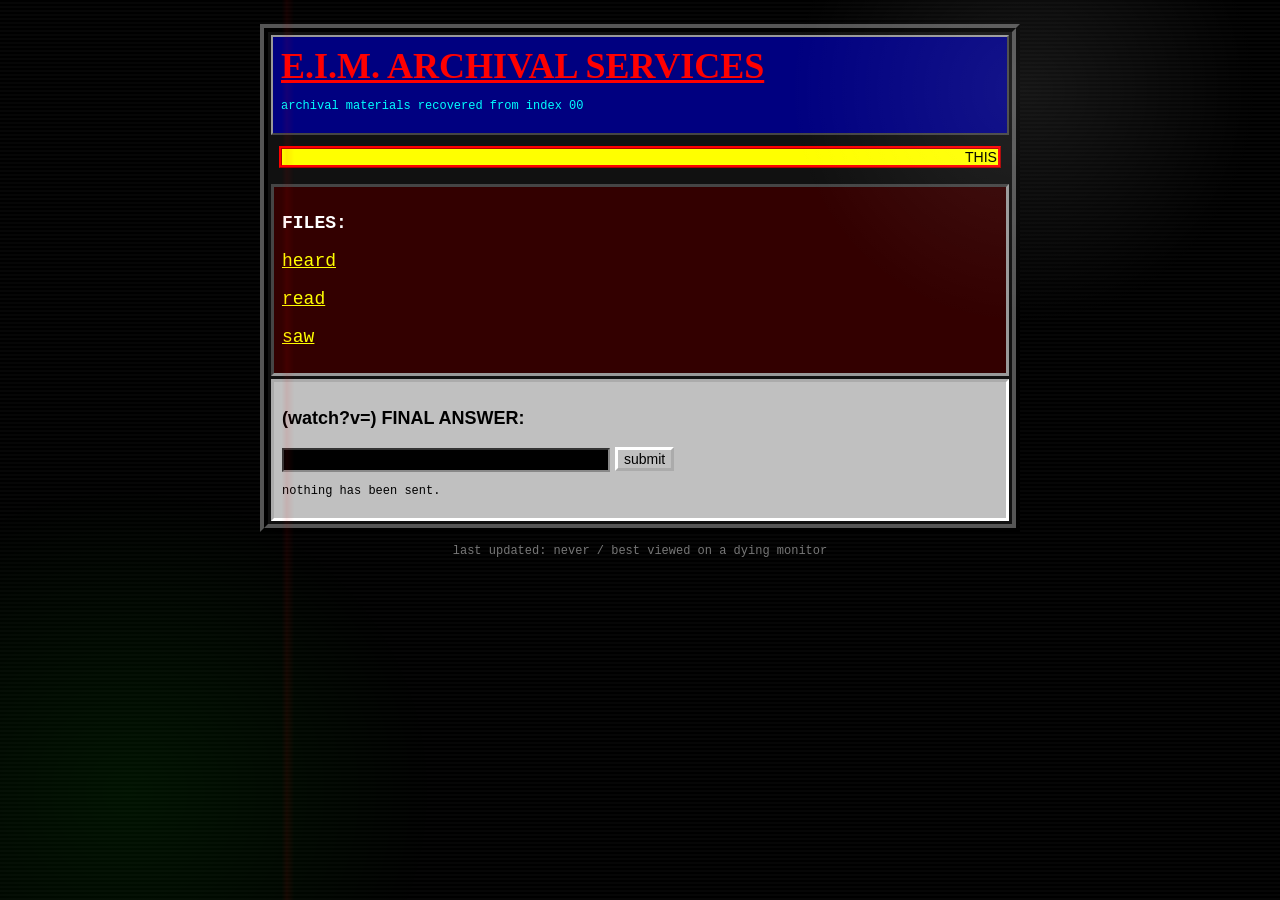
<file: arg/index.html>
<!doctype html>
<html lang="en">
  <head>
    <meta charset="utf-8">
    <meta name="viewport" content="width=device-width, initial-scale=1">
    <title>Omnicorum</title>
    <link rel="stylesheet" href="styles.css">
  </head>
  <body>
    <center>
      <table class="main-table" cellpadding="8" cellspacing="3">
        <tr>
          <td class="top-cell">
            <h1>E.I.M. ARCHIVAL SERVICES</h1>
            <p class="small">archival materials recovered from index 00</p>
          </td>
        </tr>
        <tr>
          <td>
            <marquee scrollamount="3">THIS PAGE IS PRIVATE // DO NOT TRUST CLEAN COPIES // THIS PAGE IS PRIVATE</marquee>
          </td>
        </tr>
        <tr>
          <td class="link-box">
            <p><b>FILES:</b></p>
            <p><a href="heard.html">heard</a></p>
            <p><a href="read.html">read</a></p>
            <p><a href="saw.html">saw</a></p>
          </td>
        </tr>
        <tr>
          <td class="guess-box">
            <form id="guess-form">
              <p><b>(watch?v=) FINAL ANSWER:</b></p>
              <input id="final-guess" name="final-guess" type="text" size="32">
              <input type="submit" value="submit">
            </form>
            <p id="guess-status" class="small">nothing has been sent.</p>
          </td>
        </tr>
      </table>
      <p class="footer">last updated: never / best viewed on a dying monitor</p>
    </center>
    <script src="script.js"></script>
  </body>
</html>
</file>
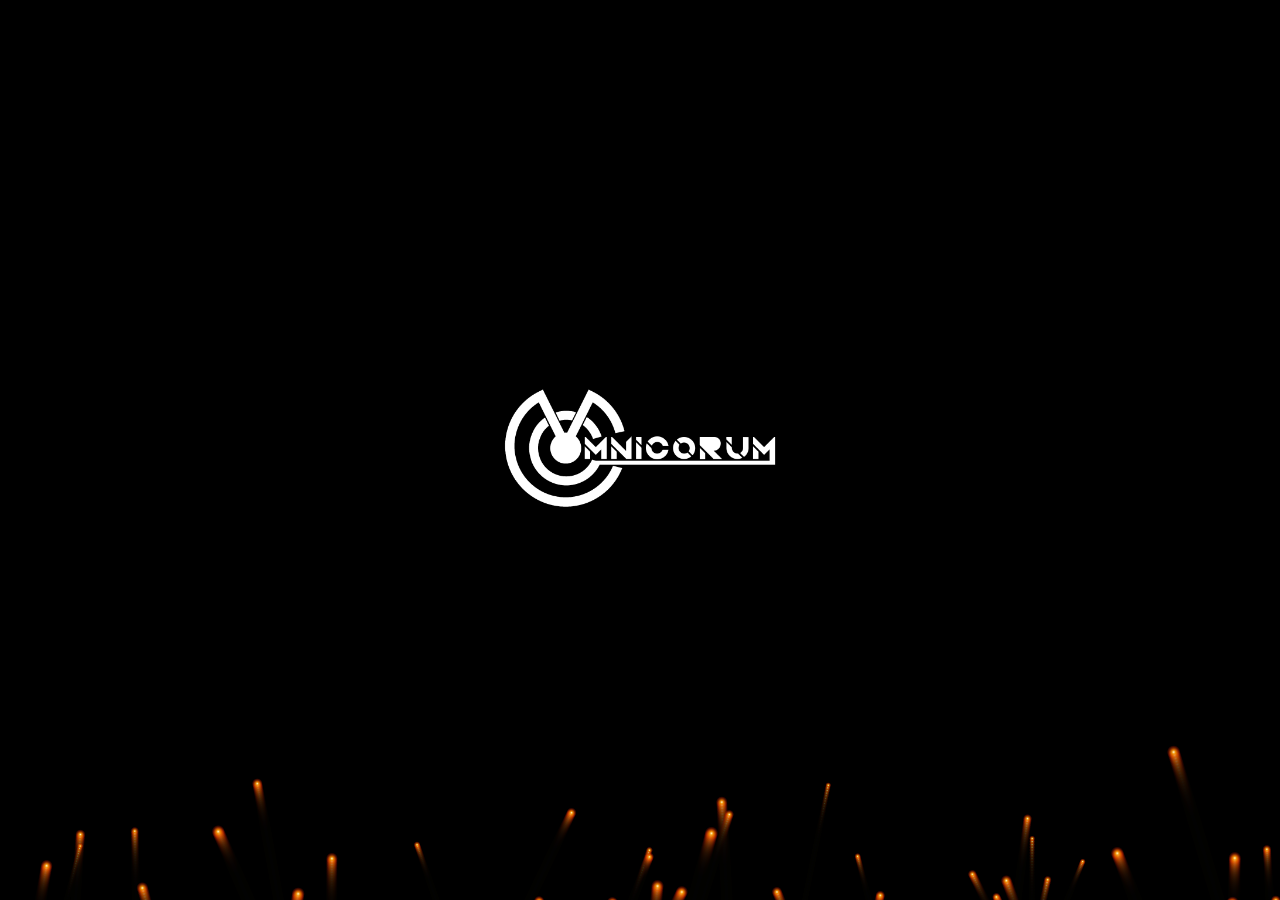
<file: old/index.html>
<!DOCTYPE html>
<html lang="en">
<head>
  <meta charset="UTF-8">
  <title>Omnicorum</title>
  <link rel="stylesheet" href="style.css">
</head>
<body>

<canvas id="fireCanvas"></canvas>

<div class="center-image">
  <img src="logo_white.png" alt="Centered Image">
</div>

<script src="script.js"></script>
</body>
</html>
</file>
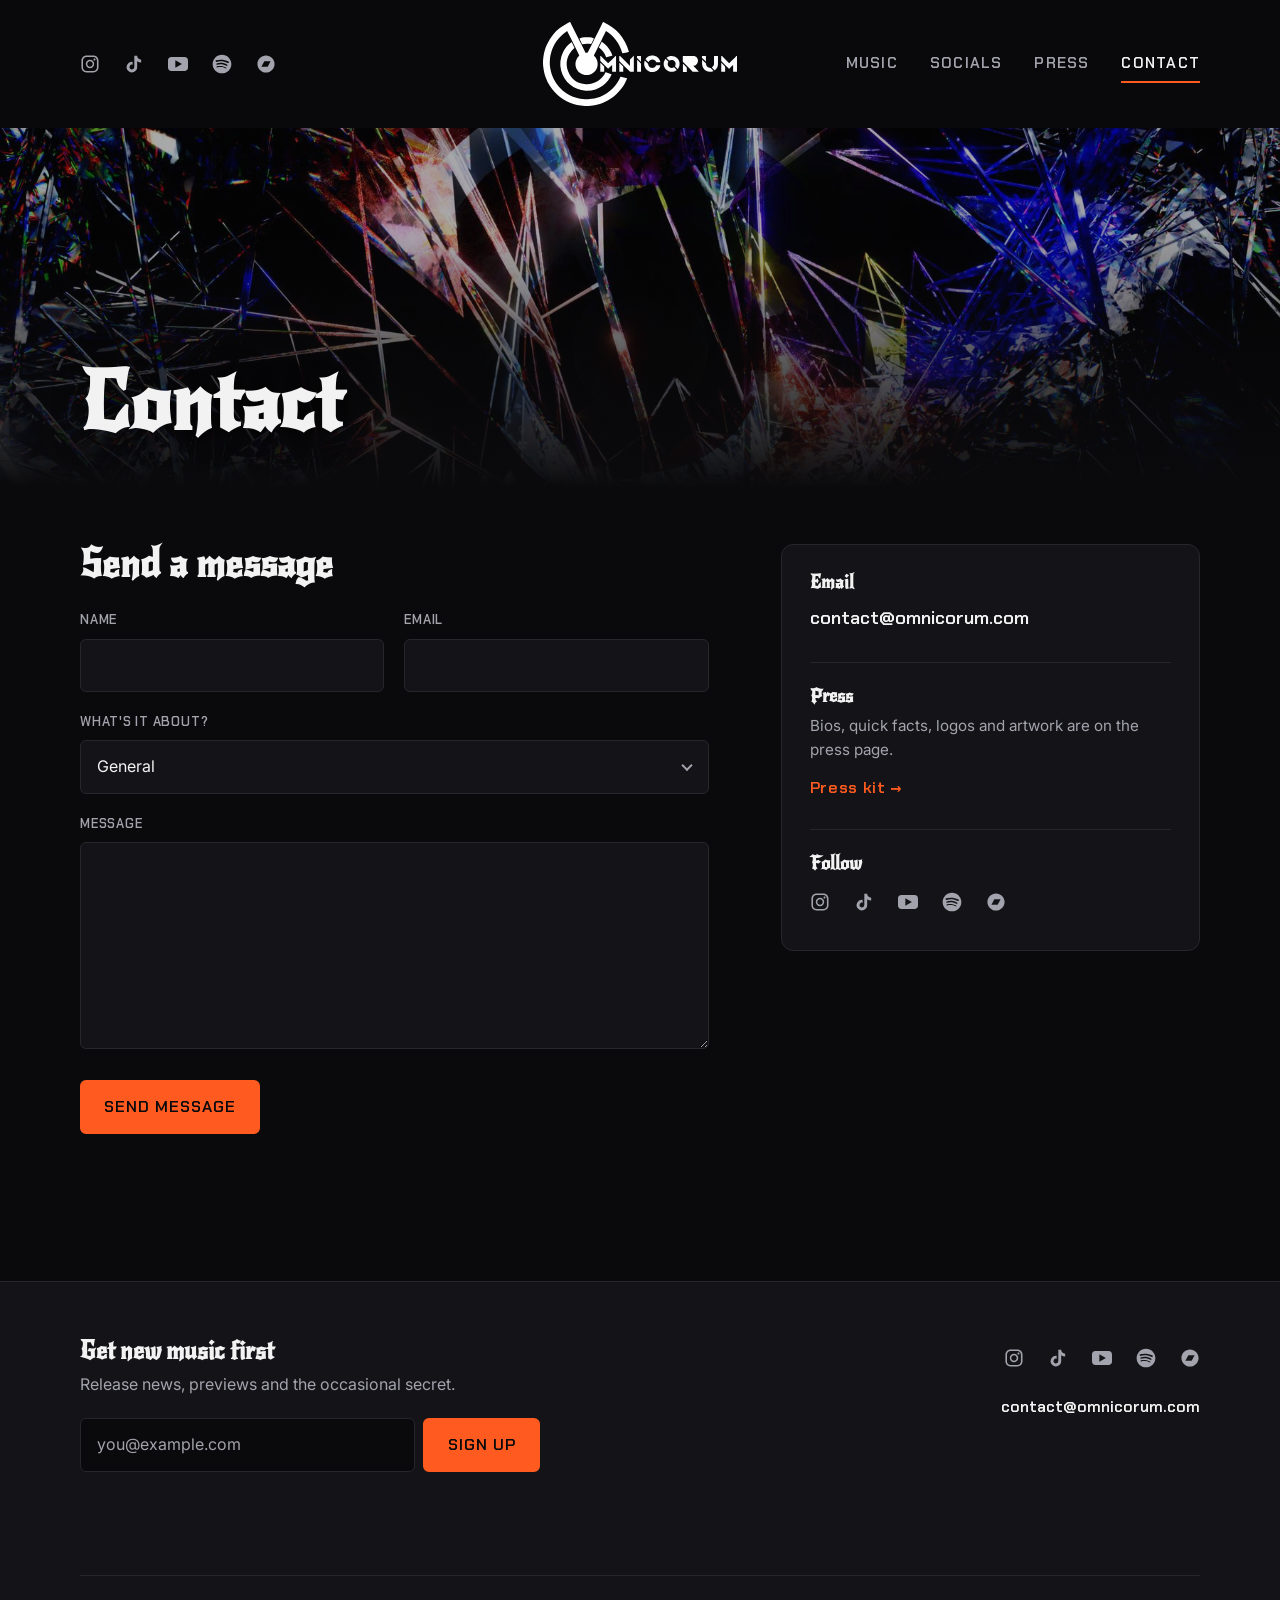
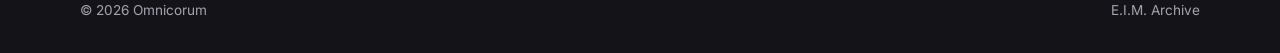
<file: contact.html>
<!doctype html>
<html lang="en">
<head>
  <meta charset="utf-8">
  <meta name="viewport" content="width=device-width, initial-scale=1">
  <title>Contact | Omnicorum</title>
  <meta name="description" content="Contact Omnicorum for booking, press, collaborations and general inquiries.">

  <link rel="icon" href="/favicon.ico" sizes="32x32">
  <link rel="icon" href="/assets/brand/favicon.svg" type="image/svg+xml">
  <link rel="apple-touch-icon" href="/assets/brand/apple-touch-icon.png">

  <link rel="preconnect" href="https://fonts.googleapis.com">
  <link rel="preconnect" href="https://fonts.gstatic.com" crossorigin>
  <link rel="stylesheet" href="css/style.css">
  <script src="js/main.js" defer></script>
</head>
<body>
  <a class="skip-link" href="#main">Skip to content</a>

  <!-- ================= BANNER (same on every page) ================= -->
  <header class="site-header">
    <div class="container header-inner">
      <ul class="social-links header-socials">
        <li><a href="https://www.instagram.com/omnicorum" target="_blank" rel="noopener" aria-label="Instagram"><svg class="icon" aria-hidden="true"><use href="assets/icons/sprite.svg#instagram"></use></svg></a></li>
        <li><a href="https://www.tiktok.com/@omnicorum" target="_blank" rel="noopener" aria-label="TikTok"><svg class="icon" aria-hidden="true"><use href="assets/icons/sprite.svg#tiktok"></use></svg></a></li>
        <li><a href="https://www.youtube.com/@omnicorum" target="_blank" rel="noopener" aria-label="YouTube"><svg class="icon" aria-hidden="true"><use href="assets/icons/sprite.svg#youtube"></use></svg></a></li>
        <li><a href="https://open.spotify.com/artist/0wldjAyeuhWqBZ5R2UJt0f" target="_blank" rel="noopener" aria-label="Spotify"><svg class="icon" aria-hidden="true"><use href="assets/icons/sprite.svg#spotify"></use></svg></a></li>
        <li><a href="https://omnicorum.bandcamp.com" target="_blank" rel="noopener" aria-label="Bandcamp"><svg class="icon" aria-hidden="true"><use href="assets/icons/sprite.svg#bandcamp"></use></svg></a></li>
      </ul>

      <a class="logo" href="index.html">
        <img src="assets/brand/OMNI%20Full%20Name%20Logo.svg" alt="Omnicorum, home" width="1843" height="798">
      </a>

      <nav class="site-nav" aria-label="Main">
        <ul>
          <li><a href="music.html">Music</a></li>
          <li><a href="socials.html">Socials</a></li>
          <li><a href="press.html">Press</a></li>
          <li><a href="contact.html" aria-current="page">Contact</a></li>
        </ul>
      </nav>
    </div>
  </header>
  <!-- =============== END BANNER =============== -->

  <main id="main">

    <!-- ===== PAGE TITLE BANNER ===== -->
    <div class="page-head">
      <div class="hero-bg" aria-hidden="true">
        <img
          src="assets/releases/the-end-of-an-era/banner-1200.jpg"
          srcset="assets/releases/the-end-of-an-era/banner-1200.jpg 1200w,
                  assets/releases/the-end-of-an-era/banner-1800.jpg 1800w,
                  assets/releases/the-end-of-an-era/banner-2400.jpg 2400w"
          sizes="100vw" alt="" fetchpriority="high">
      </div>
      <div class="container">
        <h1>Contact</h1>
      </div>
    </div>

    <section class="section" aria-labelledby="form-title">
      <div class="container contact-layout">

        <!-- ===== CONTACT FORM =====
             Sends through Formspree (data-formspree). Clear that attribute to fall back to
             opening the visitor's email app instead. -->
        <form class="contact-form" data-contact data-formspree="https://formspree.io/f/xppppweq" data-email="contact@omnicorum.com">
          <h2 id="form-title">Send a message</h2>

          <div class="form-row">
            <div class="form-field">
              <label for="contact-name">Name</label>
              <input id="contact-name" name="name" type="text" autocomplete="name" required>
            </div>
            <div class="form-field">
              <label for="contact-email">Email</label>
              <input id="contact-email" name="email" type="email" autocomplete="email" required>
            </div>
          </div>

          <div class="form-field">
            <label for="contact-type">What's it about?</label>
            <div class="select-wrap">
              <select id="contact-type" name="type">
                <option value="booking">Booking</option>
                <option value="press">Press</option>
                <option value="collab">Collaboration</option>
                <option value="general" selected>General</option>
              </select>
            </div>
          </div>

          <div class="form-field">
            <label for="contact-message">Message</label>
            <textarea id="contact-message" name="message" rows="7" required></textarea>
          </div>

          <!-- Spam trap: hidden from people, bots tend to fill it in -->
          <div class="visually-hidden" aria-hidden="true">
            <label for="contact-gotcha">Leave this empty</label>
            <input id="contact-gotcha" name="_gotcha" type="text" tabindex="-1" autocomplete="off">
          </div>

          <button class="btn" type="submit">Send message</button>
          <p class="form-status" role="status" aria-live="polite"></p>
        </form>

        <!-- ===== DIRECT CONTACT ===== -->
        <aside class="contact-aside" aria-label="Other ways to get in touch">
          <div class="contact-block">
            <h2>Email</h2>
            <a class="contact-email" href="mailto:contact@omnicorum.com">contact@omnicorum.com</a>
          </div>

          <div class="contact-block">
            <h2>Press</h2>
            <p>Bios, quick facts, logos and artwork are on the press page.</p>
            <a class="text-link" href="press.html">Press kit &rarr;</a>
          </div>

          <div class="contact-block">
            <h2>Follow</h2>
            <ul class="social-links">
              <li><a href="https://www.instagram.com/omnicorum" target="_blank" rel="noopener" aria-label="Instagram"><svg class="icon" aria-hidden="true"><use href="assets/icons/sprite.svg#instagram"></use></svg></a></li>
              <li><a href="https://www.tiktok.com/@omnicorum" target="_blank" rel="noopener" aria-label="TikTok"><svg class="icon" aria-hidden="true"><use href="assets/icons/sprite.svg#tiktok"></use></svg></a></li>
              <li><a href="https://www.youtube.com/@omnicorum" target="_blank" rel="noopener" aria-label="YouTube"><svg class="icon" aria-hidden="true"><use href="assets/icons/sprite.svg#youtube"></use></svg></a></li>
              <li><a href="https://open.spotify.com/artist/0wldjAyeuhWqBZ5R2UJt0f" target="_blank" rel="noopener" aria-label="Spotify"><svg class="icon" aria-hidden="true"><use href="assets/icons/sprite.svg#spotify"></use></svg></a></li>
              <li><a href="https://omnicorum.bandcamp.com" target="_blank" rel="noopener" aria-label="Bandcamp"><svg class="icon" aria-hidden="true"><use href="assets/icons/sprite.svg#bandcamp"></use></svg></a></li>
            </ul>
          </div>
        </aside>

      </div>
    </section>

  </main>

  <!-- ================= FOOTER (same on every page) ================= -->
  <footer class="site-footer">
    <div class="container">
      <div class="footer-grid">
        <div class="signup">
          <h2>Get new music first</h2>
          <p>Release news, previews and the occasional secret.</p>
          <form class="signup-form" data-kit action="https://app.kit.com/forms/10097243/subscriptions" method="post">
            <label class="visually-hidden" for="footer-email">Email address</label>
            <input id="footer-email" type="email" name="email_address" placeholder="you@example.com" autocomplete="email" required>
            <button class="btn" type="submit">Sign up</button>
          </form>
          <p class="form-status" role="status" aria-live="polite"></p>
        </div>

        <div class="footer-links">
          <ul class="social-links">
            <li><a href="https://www.instagram.com/omnicorum" target="_blank" rel="noopener" aria-label="Instagram"><svg class="icon" aria-hidden="true"><use href="assets/icons/sprite.svg#instagram"></use></svg></a></li>
            <li><a href="https://www.tiktok.com/@omnicorum" target="_blank" rel="noopener" aria-label="TikTok"><svg class="icon" aria-hidden="true"><use href="assets/icons/sprite.svg#tiktok"></use></svg></a></li>
            <li><a href="https://www.youtube.com/@omnicorum" target="_blank" rel="noopener" aria-label="YouTube"><svg class="icon" aria-hidden="true"><use href="assets/icons/sprite.svg#youtube"></use></svg></a></li>
            <li><a href="https://open.spotify.com/artist/0wldjAyeuhWqBZ5R2UJt0f" target="_blank" rel="noopener" aria-label="Spotify"><svg class="icon" aria-hidden="true"><use href="assets/icons/sprite.svg#spotify"></use></svg></a></li>
            <li><a href="https://omnicorum.bandcamp.com" target="_blank" rel="noopener" aria-label="Bandcamp"><svg class="icon" aria-hidden="true"><use href="assets/icons/sprite.svg#bandcamp"></use></svg></a></li>
          </ul>
          <a class="footer-email" href="mailto:contact@omnicorum.com">contact@omnicorum.com</a>
        </div>
      </div>

      <div class="footer-bottom">
        <p>&copy; <span data-year>2026</span> Omnicorum</p>
        <a href="arg/">E.I.M. Archive</a>
      </div>
    </div>
  </footer>
  <!-- =============== END FOOTER =============== -->
</body>
</html>
</file>
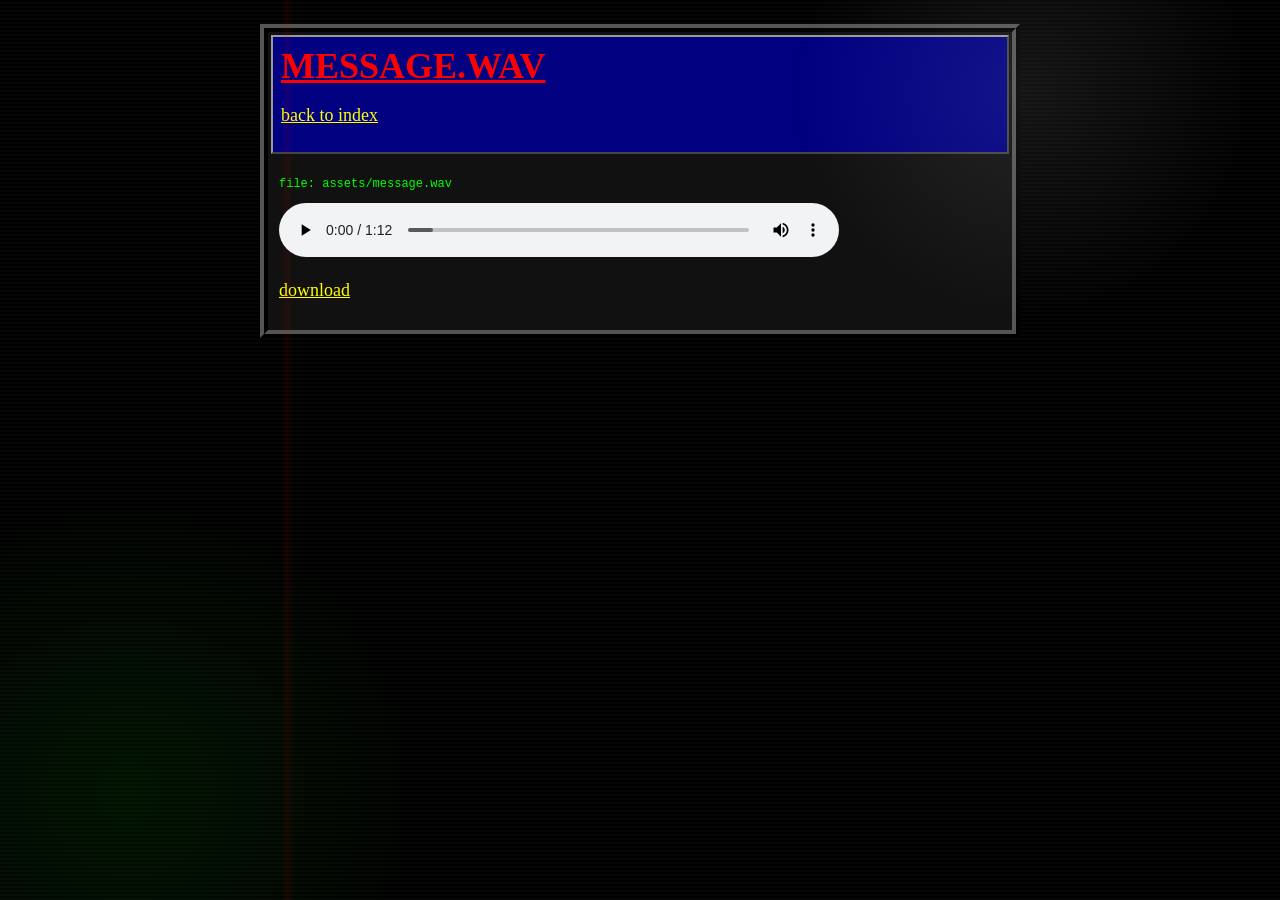
<file: heard.html>
<!doctype html>
<html lang="en">
  <head>
    <meta charset="utf-8">
    <meta name="viewport" content="width=device-width, initial-scale=1">
    <title>second they heard</title>
    <link rel="stylesheet" href="styles.css">
  </head>
  <body>
    <center>
      <table class="main-table file-table" cellpadding="8" cellspacing="3">
        <tr>
          <td class="top-cell">
            <h1>MESSAGE.WAV</h1>
            <p><a href="index.html">back to index</a></p>
          </td>
        </tr>
        <tr>
          <td>
            <p class="small">file: assets/message.wav</p>
            <audio controls src="assets/message.wav"></audio>
            <p><a href="assets/message.wav">download</a></p>
          </td>
        </tr>
      </table>
    </center>
  </body>
</html>
</file>
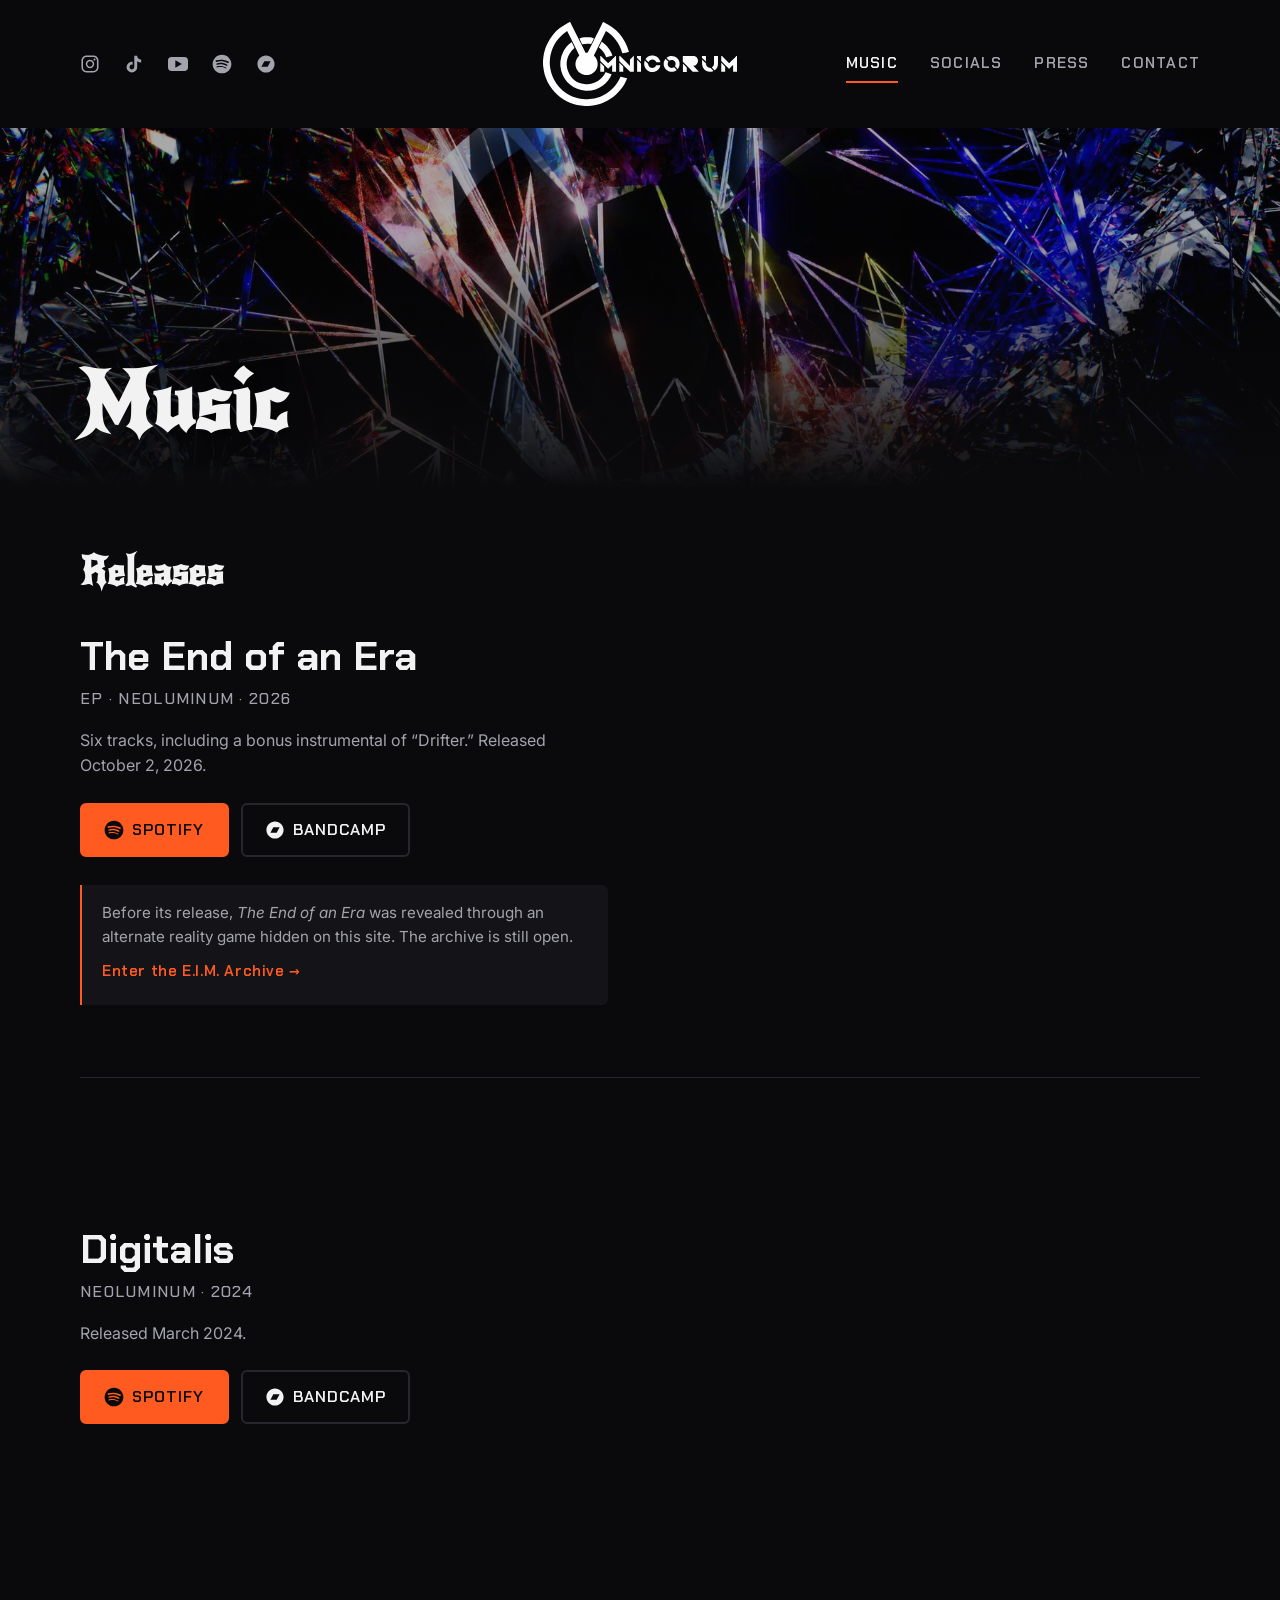
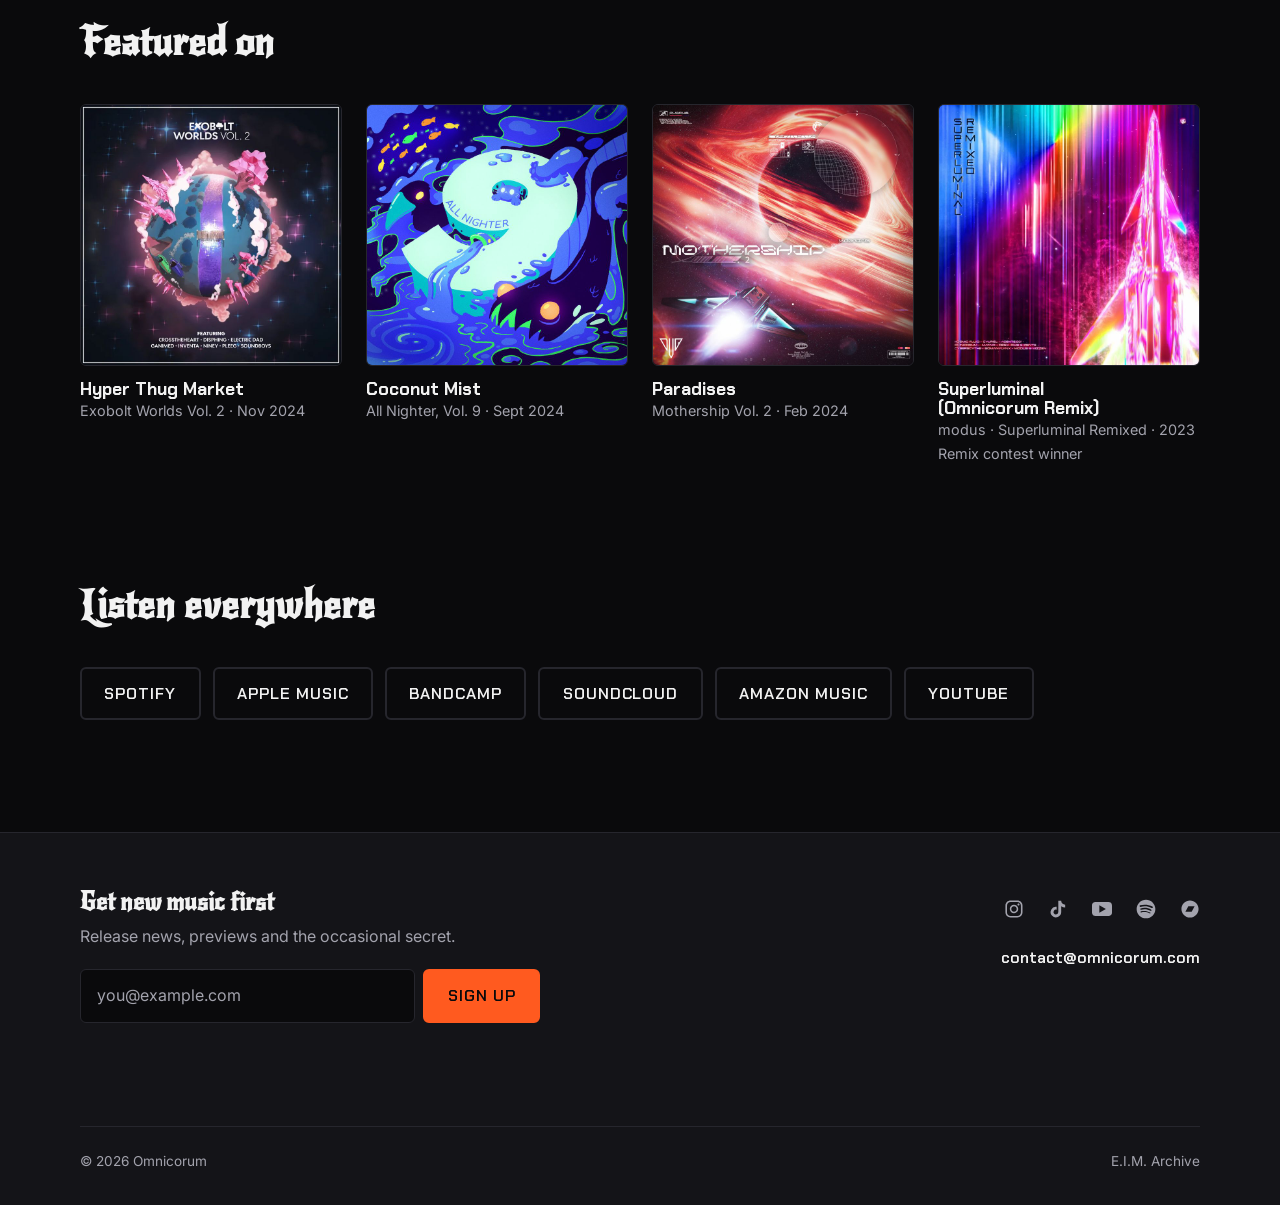
<file: music.html>
<!doctype html>
<html lang="en">
<head>
  <meta charset="utf-8">
  <meta name="viewport" content="width=device-width, initial-scale=1">
  <title>Music | Omnicorum</title>
  <meta name="description" content="Releases and compilation features from Omnicorum, including The End of an Era and Digitalis on Neoluminum.">

  <link rel="icon" href="/favicon.ico" sizes="32x32">
  <link rel="icon" href="/assets/brand/favicon.svg" type="image/svg+xml">
  <link rel="apple-touch-icon" href="/assets/brand/apple-touch-icon.png">

  <link rel="preconnect" href="https://fonts.googleapis.com">
  <link rel="preconnect" href="https://fonts.gstatic.com" crossorigin>
  <link rel="stylesheet" href="css/style.css">
  <script src="js/main.js" defer></script>
</head>
<body>
  <a class="skip-link" href="#main">Skip to content</a>

  <!-- ================= BANNER (same on every page) ================= -->
  <header class="site-header">
    <div class="container header-inner">
      <ul class="social-links header-socials">
        <li><a href="https://www.instagram.com/omnicorum" target="_blank" rel="noopener" aria-label="Instagram"><svg class="icon" aria-hidden="true"><use href="assets/icons/sprite.svg#instagram"></use></svg></a></li>
        <li><a href="https://www.tiktok.com/@omnicorum" target="_blank" rel="noopener" aria-label="TikTok"><svg class="icon" aria-hidden="true"><use href="assets/icons/sprite.svg#tiktok"></use></svg></a></li>
        <li><a href="https://www.youtube.com/@omnicorum" target="_blank" rel="noopener" aria-label="YouTube"><svg class="icon" aria-hidden="true"><use href="assets/icons/sprite.svg#youtube"></use></svg></a></li>
        <li><a href="https://open.spotify.com/artist/0wldjAyeuhWqBZ5R2UJt0f" target="_blank" rel="noopener" aria-label="Spotify"><svg class="icon" aria-hidden="true"><use href="assets/icons/sprite.svg#spotify"></use></svg></a></li>
        <li><a href="https://omnicorum.bandcamp.com" target="_blank" rel="noopener" aria-label="Bandcamp"><svg class="icon" aria-hidden="true"><use href="assets/icons/sprite.svg#bandcamp"></use></svg></a></li>
      </ul>

      <a class="logo" href="index.html">
        <img src="assets/brand/OMNI%20Full%20Name%20Logo.svg" alt="Omnicorum, home" width="1843" height="798">
      </a>

      <nav class="site-nav" aria-label="Main">
        <ul>
          <li><a href="music.html" aria-current="page">Music</a></li>
          <li><a href="socials.html">Socials</a></li>
          <li><a href="press.html">Press</a></li>
          <li><a href="contact.html">Contact</a></li>
        </ul>
      </nav>
    </div>
  </header>
  <!-- =============== END BANNER =============== -->

  <main id="main">

    <!-- ===== PAGE TITLE BANNER ===== -->
    <div class="page-head">
      <div class="hero-bg" aria-hidden="true">
        <img
          src="assets/releases/the-end-of-an-era/banner-1200.jpg"
          srcset="assets/releases/the-end-of-an-era/banner-1200.jpg 1200w,
                  assets/releases/the-end-of-an-era/banner-1800.jpg 1800w,
                  assets/releases/the-end-of-an-era/banner-2400.jpg 2400w"
          sizes="100vw" alt="" fetchpriority="high">
      </div>
      <div class="container">
        <h1>Music</h1>
      </div>
    </div>

    <!-- ===== RELEASES ===== -->
    <section class="section" aria-labelledby="releases-title">
      <div class="container">
        <div class="section-head">
          <h2 id="releases-title">Releases</h2>
        </div>

        <!-- The End of an Era -->
        <article class="release">
          <div class="release-info">
            <h3>The End of an Era</h3>
            <p class="release-meta">EP · Neoluminum · 2026</p>
            <p class="release-desc">Six tracks, including a bonus instrumental of “Drifter.” Released October 2, 2026.</p>

            <div class="release-actions">
              <a class="btn" href="https://open.spotify.com/album/1AvZVSCUreHZGR9bA5VFnS" target="_blank" rel="noopener">
                <svg class="icon" aria-hidden="true"><use href="assets/icons/sprite.svg#spotify"></use></svg>
                Spotify
              </a>
              <a class="btn btn--outline" href="https://omnicorum.bandcamp.com/album/the-end-of-an-era" target="_blank" rel="noopener">
                <svg class="icon" aria-hidden="true"><use href="assets/icons/sprite.svg#bandcamp"></use></svg>
                Bandcamp
              </a>
            </div>

            <div class="release-note">
              Before its release, <em>The End of an Era</em> was revealed through an alternate reality game
              hidden on this site. The archive is still open.<br>
              <a class="text-link" href="arg/">Enter the E.I.M. Archive &rarr;</a>
            </div>
          </div>

          <div class="release-embed">
            <iframe src="https://open.spotify.com/embed/album/1AvZVSCUreHZGR9bA5VFnS?theme=0"
                    title="The End of an Era on Spotify" loading="lazy"
                    allow="autoplay; clipboard-write; encrypted-media; fullscreen; picture-in-picture"></iframe>
          </div>
        </article>

        <!-- Digitalis -->
        <article class="release">
          <div class="release-info">
            <h3>Digitalis</h3>
            <p class="release-meta">Neoluminum · 2024</p>
            <p class="release-desc">Released March 2024.</p>

            <div class="release-actions">
              <a class="btn" href="https://open.spotify.com/album/2qBx7l8eB3cP2qWOpH4Oke" target="_blank" rel="noopener">
                <svg class="icon" aria-hidden="true"><use href="assets/icons/sprite.svg#spotify"></use></svg>
                Spotify
              </a>
              <a class="btn btn--outline" href="https://omnicorum.bandcamp.com/album/digitalis-ep" target="_blank" rel="noopener">
                <svg class="icon" aria-hidden="true"><use href="assets/icons/sprite.svg#bandcamp"></use></svg>
                Bandcamp
              </a>
            </div>
          </div>

          <div class="release-embed">
            <iframe src="https://open.spotify.com/embed/album/2qBx7l8eB3cP2qWOpH4Oke?theme=0"
                    title="Digitalis on Spotify" loading="lazy"
                    allow="autoplay; clipboard-write; encrypted-media; fullscreen; picture-in-picture"></iframe>
          </div>
        </article>
      </div>
    </section>

    <!-- ===== FEATURED ON ===== -->
    <section class="section" aria-labelledby="featured-title">
      <div class="container">
        <div class="section-head">
          <h2 id="featured-title">Featured on</h2>
        </div>

        <ul class="feature-grid">
          <li class="feature-card">
            <a href="https://open.spotify.com/album/4dGV26XdoDvem1rfI2rs1u" target="_blank" rel="noopener">
              <div class="feature-cover">
                <img src="assets/releases/hyper-thug-market/cover-800.jpg" alt="Exobolt Worlds Vol. 2 cover art" width="800" height="800" loading="lazy">
              </div>
              <h3>Hyper Thug Market</h3>
              <p>Exobolt Worlds Vol. 2 · Nov 2024</p>
            </a>
          </li>

          <li class="feature-card">
            <a href="https://open.spotify.com/track/47E7T05Lxsj3cpY8xOWMIU" target="_blank" rel="noopener">
              <div class="feature-cover">
                <img src="assets/releases/coconut-mist/cover-800.jpg" alt="All Nighter, Vol. 9 cover art" width="800" height="800" loading="lazy">
              </div>
              <h3>Coconut Mist</h3>
              <p>All Nighter, Vol. 9 · Sept 2024</p>
            </a>
          </li>

          <li class="feature-card">
            <a href="https://open.spotify.com/track/0MSgwAeuPnDWNNmVkgIHK2" target="_blank" rel="noopener">
              <div class="feature-cover">
                <img src="assets/releases/paradises/cover-800.jpg" alt="Mothership Vol. 2 cover art" width="800" height="800" loading="lazy">
              </div>
              <h3>Paradises</h3>
              <p>Mothership Vol. 2 · Feb 2024</p>
            </a>
          </li>

          <li class="feature-card">
            <a href="https://open.spotify.com/track/3T9txTq4c4WjNpsu0jVU0i" target="_blank" rel="noopener">
              <div class="feature-cover">
                <img src="assets/releases/superluminal-remixed/cover-800.jpg" alt="Superluminal Remixed cover art" width="800" height="800" loading="lazy">
              </div>
              <h3>Superluminal (Omnicorum Remix)</h3>
              <p>modus · Superluminal Remixed · 2023<br>Remix contest winner</p>
            </a>
          </li>
        </ul>
      </div>
    </section>

    <!-- ===== LISTEN EVERYWHERE ===== -->
    <section class="section" aria-labelledby="platforms-title">
      <div class="container">
        <div class="section-head">
          <h2 id="platforms-title">Listen everywhere</h2>
        </div>
        <ul class="platform-links">
          <li><a class="btn btn--outline" href="https://open.spotify.com/artist/0wldjAyeuhWqBZ5R2UJt0f" target="_blank" rel="noopener">Spotify</a></li>
          <li><a class="btn btn--outline" href="https://music.apple.com/us/artist/omnicorum/1516042133" target="_blank" rel="noopener">Apple Music</a></li>
          <li><a class="btn btn--outline" href="https://omnicorum.bandcamp.com" target="_blank" rel="noopener">Bandcamp</a></li>
          <li><a class="btn btn--outline" href="https://soundcloud.com/omnicorum" target="_blank" rel="noopener">SoundCloud</a></li>
          <li><a class="btn btn--outline" href="https://music.amazon.com/artists/B089DYJNCC" target="_blank" rel="noopener">Amazon Music</a></li>
          <li><a class="btn btn--outline" href="https://www.youtube.com/@omnicorum" target="_blank" rel="noopener">YouTube</a></li>
        </ul>
      </div>
    </section>

  </main>

  <!-- ================= FOOTER (same on every page) ================= -->
  <footer class="site-footer">
    <div class="container">
      <div class="footer-grid">
        <div class="signup">
          <h2>Get new music first</h2>
          <p>Release news, previews and the occasional secret.</p>
          <form class="signup-form" data-kit action="https://app.kit.com/forms/10097243/subscriptions" method="post">
            <label class="visually-hidden" for="footer-email">Email address</label>
            <input id="footer-email" type="email" name="email_address" placeholder="you@example.com" autocomplete="email" required>
            <button class="btn" type="submit">Sign up</button>
          </form>
          <p class="form-status" role="status" aria-live="polite"></p>
        </div>

        <div class="footer-links">
          <ul class="social-links">
            <li><a href="https://www.instagram.com/omnicorum" target="_blank" rel="noopener" aria-label="Instagram"><svg class="icon" aria-hidden="true"><use href="assets/icons/sprite.svg#instagram"></use></svg></a></li>
            <li><a href="https://www.tiktok.com/@omnicorum" target="_blank" rel="noopener" aria-label="TikTok"><svg class="icon" aria-hidden="true"><use href="assets/icons/sprite.svg#tiktok"></use></svg></a></li>
            <li><a href="https://www.youtube.com/@omnicorum" target="_blank" rel="noopener" aria-label="YouTube"><svg class="icon" aria-hidden="true"><use href="assets/icons/sprite.svg#youtube"></use></svg></a></li>
            <li><a href="https://open.spotify.com/artist/0wldjAyeuhWqBZ5R2UJt0f" target="_blank" rel="noopener" aria-label="Spotify"><svg class="icon" aria-hidden="true"><use href="assets/icons/sprite.svg#spotify"></use></svg></a></li>
            <li><a href="https://omnicorum.bandcamp.com" target="_blank" rel="noopener" aria-label="Bandcamp"><svg class="icon" aria-hidden="true"><use href="assets/icons/sprite.svg#bandcamp"></use></svg></a></li>
          </ul>
          <a class="footer-email" href="mailto:contact@omnicorum.com">contact@omnicorum.com</a>
        </div>
      </div>

      <div class="footer-bottom">
        <p>&copy; <span data-year>2026</span> Omnicorum</p>
        <a href="arg/">E.I.M. Archive</a>
      </div>
    </div>
  </footer>
  <!-- =============== END FOOTER =============== -->
</body>
</html>
</file>
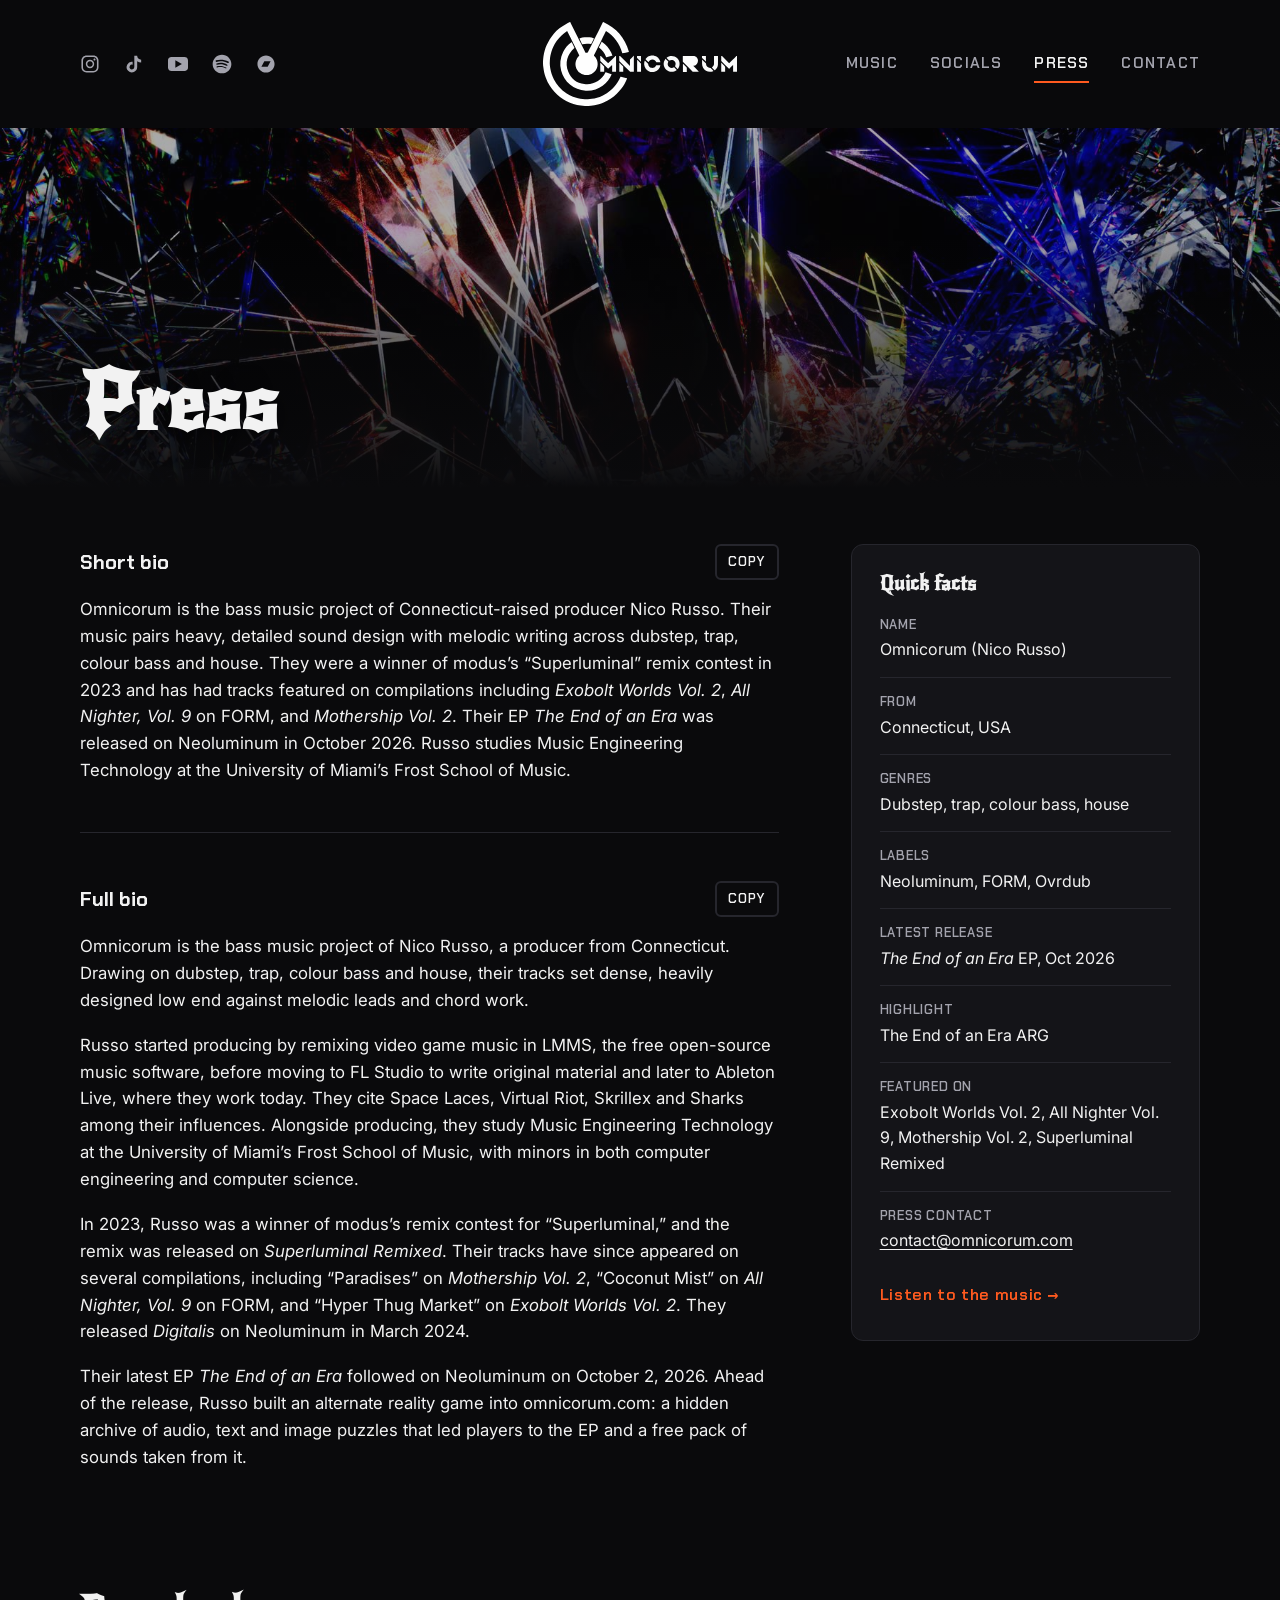
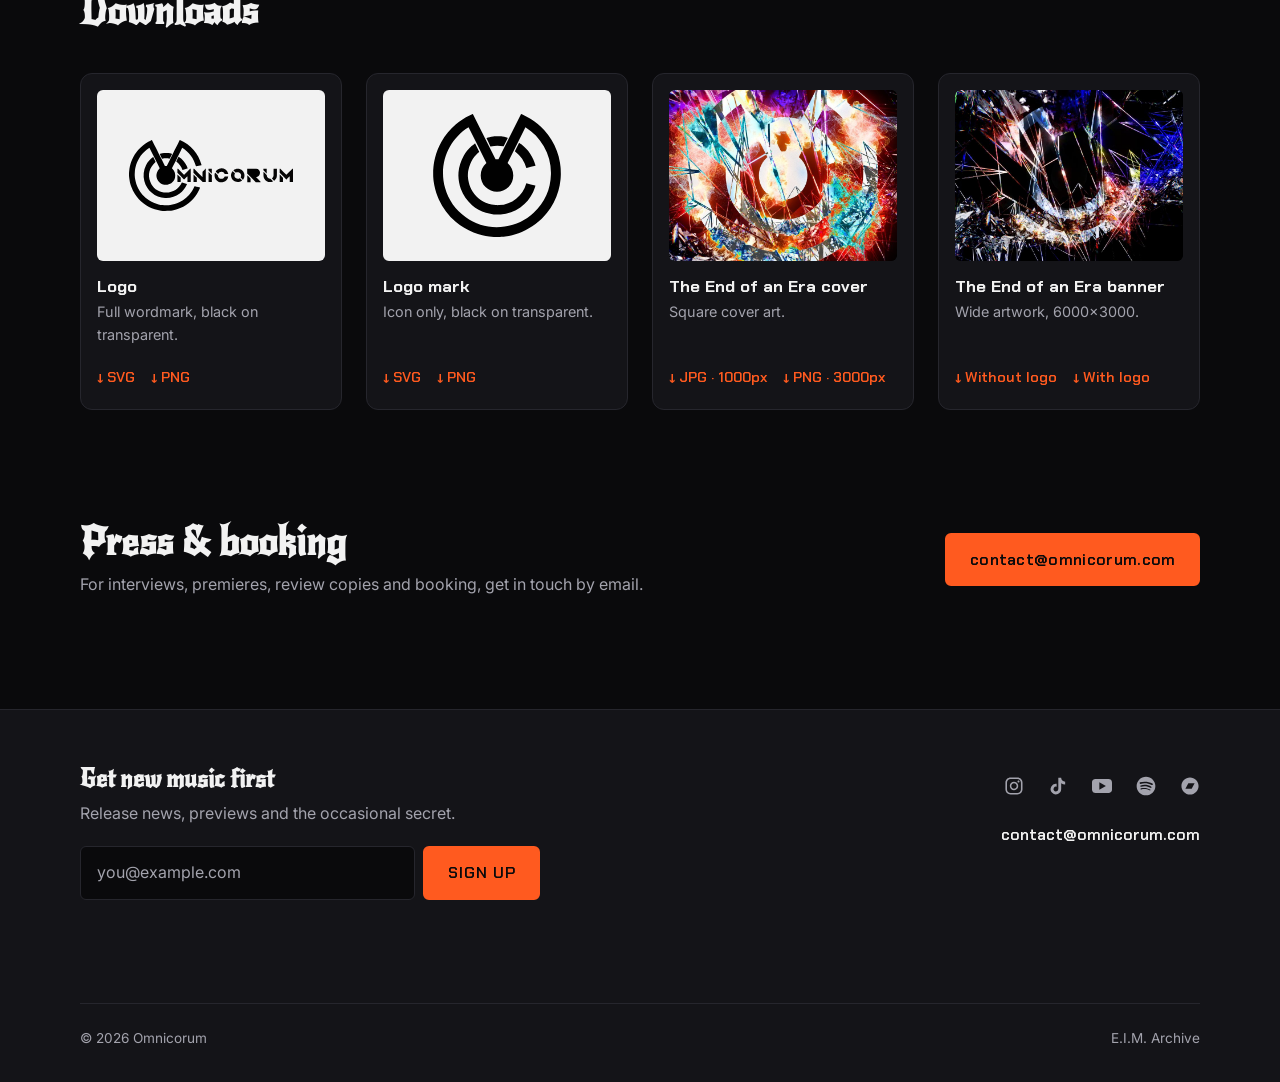
<file: press.html>
<!doctype html>
<html lang="en">
<head>
  <meta charset="utf-8">
  <meta name="viewport" content="width=device-width, initial-scale=1">
  <title>Press | Omnicorum</title>
  <meta name="description" content="Omnicorum press kit: short and full bios, quick facts, logos, artwork and press contact.">

  <link rel="icon" href="/favicon.ico" sizes="32x32">
  <link rel="icon" href="/assets/brand/favicon.svg" type="image/svg+xml">
  <link rel="apple-touch-icon" href="/assets/brand/apple-touch-icon.png">

  <link rel="preconnect" href="https://fonts.googleapis.com">
  <link rel="preconnect" href="https://fonts.gstatic.com" crossorigin>
  <link rel="stylesheet" href="css/style.css">
  <script src="js/main.js" defer></script>
</head>
<body>
  <a class="skip-link" href="#main">Skip to content</a>

  <!-- ================= BANNER (same on every page) ================= -->
  <header class="site-header">
    <div class="container header-inner">
      <ul class="social-links header-socials">
        <li><a href="https://www.instagram.com/omnicorum" target="_blank" rel="noopener" aria-label="Instagram"><svg class="icon" aria-hidden="true"><use href="assets/icons/sprite.svg#instagram"></use></svg></a></li>
        <li><a href="https://www.tiktok.com/@omnicorum" target="_blank" rel="noopener" aria-label="TikTok"><svg class="icon" aria-hidden="true"><use href="assets/icons/sprite.svg#tiktok"></use></svg></a></li>
        <li><a href="https://www.youtube.com/@omnicorum" target="_blank" rel="noopener" aria-label="YouTube"><svg class="icon" aria-hidden="true"><use href="assets/icons/sprite.svg#youtube"></use></svg></a></li>
        <li><a href="https://open.spotify.com/artist/0wldjAyeuhWqBZ5R2UJt0f" target="_blank" rel="noopener" aria-label="Spotify"><svg class="icon" aria-hidden="true"><use href="assets/icons/sprite.svg#spotify"></use></svg></a></li>
        <li><a href="https://omnicorum.bandcamp.com" target="_blank" rel="noopener" aria-label="Bandcamp"><svg class="icon" aria-hidden="true"><use href="assets/icons/sprite.svg#bandcamp"></use></svg></a></li>
      </ul>

      <a class="logo" href="index.html">
        <img src="assets/brand/OMNI%20Full%20Name%20Logo.svg" alt="Omnicorum, home" width="1843" height="798">
      </a>

      <nav class="site-nav" aria-label="Main">
        <ul>
          <li><a href="music.html">Music</a></li>
          <li><a href="socials.html">Socials</a></li>
          <li><a href="press.html" aria-current="page">Press</a></li>
          <li><a href="contact.html">Contact</a></li>
        </ul>
      </nav>
    </div>
  </header>
  <!-- =============== END BANNER =============== -->

  <main id="main">

    <!-- ===== PAGE TITLE BANNER ===== -->
    <div class="page-head">
      <div class="hero-bg" aria-hidden="true">
        <img
          src="assets/releases/the-end-of-an-era/banner-1200.jpg"
          srcset="assets/releases/the-end-of-an-era/banner-1200.jpg 1200w,
                  assets/releases/the-end-of-an-era/banner-1800.jpg 1800w,
                  assets/releases/the-end-of-an-era/banner-2400.jpg 2400w"
          sizes="100vw" alt="" fetchpriority="high">
      </div>
      <div class="container">
        <h1>Press</h1>
      </div>
    </div>

    <!-- ===== BIOS + QUICK FACTS ===== -->
    <section class="section" aria-labelledby="bio-title">
      <div class="container press-layout">

        <div class="press-bios">
          <h2 id="bio-title" class="visually-hidden">Biography</h2>

          <article class="bio">
            <div class="bio-head">
              <h3>Short bio</h3>
              <button class="btn btn--outline btn--small" type="button" data-copy="#bio-short">Copy</button>
            </div>
            <div id="bio-short" class="bio-text">
              <p>
                Omnicorum is the bass music project of Connecticut-raised producer Nico Russo. Their music pairs
                heavy, detailed sound design with melodic writing across dubstep, trap, colour bass and house.
                They were a winner of modus’s “Superluminal” remix contest in 2023 and has had tracks featured on compilations
                including <em>Exobolt Worlds Vol. 2</em>, <em>All Nighter, Vol. 9</em> on FORM, and <em>Mothership Vol. 2</em>.
                Their EP <em>The End of an Era</em> was released on Neoluminum in October 2026. Russo studies Music
                Engineering Technology at the University of Miami’s Frost School of Music.
              </p>
            </div>
          </article>

          <article class="bio">
            <div class="bio-head">
              <h3>Full bio</h3>
              <button class="btn btn--outline btn--small" type="button" data-copy="#bio-long">Copy</button>
            </div>
            <div id="bio-long" class="bio-text">
              <p>
                Omnicorum is the bass music project of Nico Russo, a producer from Connecticut. Drawing on
                dubstep, trap, colour bass and house, their tracks set dense, heavily designed low end against
                melodic leads and chord work.
              </p>
              <p>
                Russo started producing by remixing video game music in LMMS, the free open-source music
                software, before moving to FL Studio to write original material and later to Ableton Live,
                where they work today. They cite Space Laces, Virtual Riot, Skrillex and Sharks among their
                influences. Alongside producing, they study Music Engineering Technology at the University of
                Miami’s Frost School of Music, with minors in both computer engineering and computer science.
              </p>
              <p>
                In 2023, Russo was a winner of modus’s remix contest for “Superluminal,” and the remix was released on
                <em>Superluminal Remixed</em>. Their tracks have since appeared on several compilations, including
                “Paradises” on <em>Mothership Vol. 2</em>, “Coconut Mist” on <em>All Nighter, Vol. 9</em> on FORM, and
                “Hyper Thug Market” on <em>Exobolt Worlds Vol. 2</em>. They released <em>Digitalis</em> on
                Neoluminum in March 2024.
              </p>
              <p>
                Their latest EP <em>The End of an Era</em> followed on Neoluminum on October 2, 2026. Ahead of the release,
                Russo built an alternate reality game into omnicorum.com: a hidden archive of audio, text and
                image puzzles that led players to the EP and a free pack of sounds taken from it.
              </p>
            </div>
          </article>
        </div>

        <aside class="press-facts" aria-labelledby="facts-title">
          <h2 id="facts-title">Quick facts</h2>
          <dl>
            <div><dt>Name</dt><dd>Omnicorum (Nico Russo)</dd></div>
            <div><dt>From</dt><dd>Connecticut, USA</dd></div>
            <div><dt>Genres</dt><dd>Dubstep, trap, colour bass, house</dd></div>
            <div><dt>Labels</dt><dd>Neoluminum, FORM, Ovrdub</dd></div>
            <div><dt>Latest release</dt><dd><em>The End of an Era</em> EP, Oct 2026</dd></div>
            <div><dt>Highlight</dt><dd>The End of an Era ARG</dd></div>
            <div><dt>Featured on</dt><dd>Exobolt Worlds Vol. 2, All Nighter Vol. 9, Mothership Vol. 2, Superluminal Remixed</dd></div>
            <div><dt>Press contact</dt><dd><a href="mailto:contact@omnicorum.com?subject=Press%20inquiry">contact@omnicorum.com</a></dd></div>
          </dl>
          <a class="text-link" href="music.html">Listen to the music &rarr;</a>
        </aside>

      </div>
    </section>

    <!-- ===== DOWNLOADS ===== -->
    <section class="section" aria-labelledby="downloads-title">
      <div class="container">
        <div class="section-head">
          <h2 id="downloads-title">Downloads</h2>
        </div>

        <ul class="download-grid">
          <li class="download-card">
            <div class="download-preview download-preview--light">
              <img src="assets/brand/OMNI%20Full%20Name%20Logo.svg" alt="" loading="lazy">
            </div>
            <h3>Logo</h3>
            <p>Full wordmark, black on transparent.</p>
            <div class="download-links">
              <a href="assets/brand/OMNI%20Full%20Name%20Logo.svg" download="omnicorum-logo.svg">SVG</a>
              <a href="assets/brand/OMNI%20Full%20Name%20Logo.png" download="omnicorum-logo.png">PNG</a>
            </div>
          </li>

          <li class="download-card">
            <div class="download-preview download-preview--light">
              <img src="assets/brand/OMNI%20Logo%20Icon.svg" alt="" loading="lazy">
            </div>
            <h3>Logo mark</h3>
            <p>Icon only, black on transparent.</p>
            <div class="download-links">
              <a href="assets/brand/OMNI%20Logo%20Icon.svg" download="omnicorum-mark.svg">SVG</a>
              <a href="assets/brand/OMNI%20Logo%20Icon.png" download="omnicorum-mark.png">PNG</a>
            </div>
          </li>

          <li class="download-card">
            <div class="download-preview">
              <img src="assets/releases/the-end-of-an-era/cover-800.jpg" alt="" loading="lazy">
            </div>
            <h3>The End of an Era cover</h3>
            <p>Square cover art.</p>
            <div class="download-links">
              <a href="assets/releases/the-end-of-an-era/cover-1000x1000.jpg" download="omnicorum-the-end-of-an-era-cover-1000.jpg">JPG · 1000px</a>
              <a href="arg/assets/Omnicorum%20-%20The%20End%20Of%20An%20Era%20EP%20Cover.png" download="omnicorum-the-end-of-an-era-cover-3000.png">PNG · 3000px</a>
            </div>
          </li>

          <li class="download-card">
            <div class="download-preview">
              <img src="assets/releases/the-end-of-an-era/banner-1200.jpg" alt="" loading="lazy">
            </div>
            <h3>The End of an Era banner</h3>
            <p>Wide artwork, 6000×3000.</p>
            <div class="download-links">
              <a href="assets/releases/the-end-of-an-era/banner-2x1.jpg" download="omnicorum-the-end-of-an-era-banner.jpg">Without logo</a>
              <a href="assets/releases/the-end-of-an-era/banner-logo-2x1.jpg" download="omnicorum-the-end-of-an-era-banner-logo.jpg">With logo</a>
            </div>
          </li>
        </ul>

        <!-- PRESS PHOTOS: add once photos are taken. Put full-size originals in assets/press/,
             then copy a card above, point the preview at a smaller copy and the links at the originals,
             and include the photographer credit in the <p>. -->
      </div>
    </section>

    <!-- ===== PRESS CONTACT ===== -->
    <section class="section" aria-labelledby="contact-title">
      <div class="container press-contact">
        <div>
          <h2 id="contact-title">Press &amp; booking</h2>
          <p>For interviews, premieres, review copies and booking, get in touch by email.</p>
        </div>
        <a class="btn" href="mailto:contact@omnicorum.com?subject=Press%20inquiry">contact@omnicorum.com</a>
      </div>
    </section>

  </main>

  <!-- ================= FOOTER (same on every page) ================= -->
  <footer class="site-footer">
    <div class="container">
      <div class="footer-grid">
        <div class="signup">
          <h2>Get new music first</h2>
          <p>Release news, previews and the occasional secret.</p>
          <form class="signup-form" data-kit action="https://app.kit.com/forms/10097243/subscriptions" method="post">
            <label class="visually-hidden" for="footer-email">Email address</label>
            <input id="footer-email" type="email" name="email_address" placeholder="you@example.com" autocomplete="email" required>
            <button class="btn" type="submit">Sign up</button>
          </form>
          <p class="form-status" role="status" aria-live="polite"></p>
        </div>

        <div class="footer-links">
          <ul class="social-links">
            <li><a href="https://www.instagram.com/omnicorum" target="_blank" rel="noopener" aria-label="Instagram"><svg class="icon" aria-hidden="true"><use href="assets/icons/sprite.svg#instagram"></use></svg></a></li>
            <li><a href="https://www.tiktok.com/@omnicorum" target="_blank" rel="noopener" aria-label="TikTok"><svg class="icon" aria-hidden="true"><use href="assets/icons/sprite.svg#tiktok"></use></svg></a></li>
            <li><a href="https://www.youtube.com/@omnicorum" target="_blank" rel="noopener" aria-label="YouTube"><svg class="icon" aria-hidden="true"><use href="assets/icons/sprite.svg#youtube"></use></svg></a></li>
            <li><a href="https://open.spotify.com/artist/0wldjAyeuhWqBZ5R2UJt0f" target="_blank" rel="noopener" aria-label="Spotify"><svg class="icon" aria-hidden="true"><use href="assets/icons/sprite.svg#spotify"></use></svg></a></li>
            <li><a href="https://omnicorum.bandcamp.com" target="_blank" rel="noopener" aria-label="Bandcamp"><svg class="icon" aria-hidden="true"><use href="assets/icons/sprite.svg#bandcamp"></use></svg></a></li>
          </ul>
          <a class="footer-email" href="mailto:contact@omnicorum.com">contact@omnicorum.com</a>
        </div>
      </div>

      <div class="footer-bottom">
        <p>&copy; <span data-year>2026</span> Omnicorum</p>
        <a href="arg/">E.I.M. Archive</a>
      </div>
    </div>
  </footer>
  <!-- =============== END FOOTER =============== -->
</body>
</html>
</file>
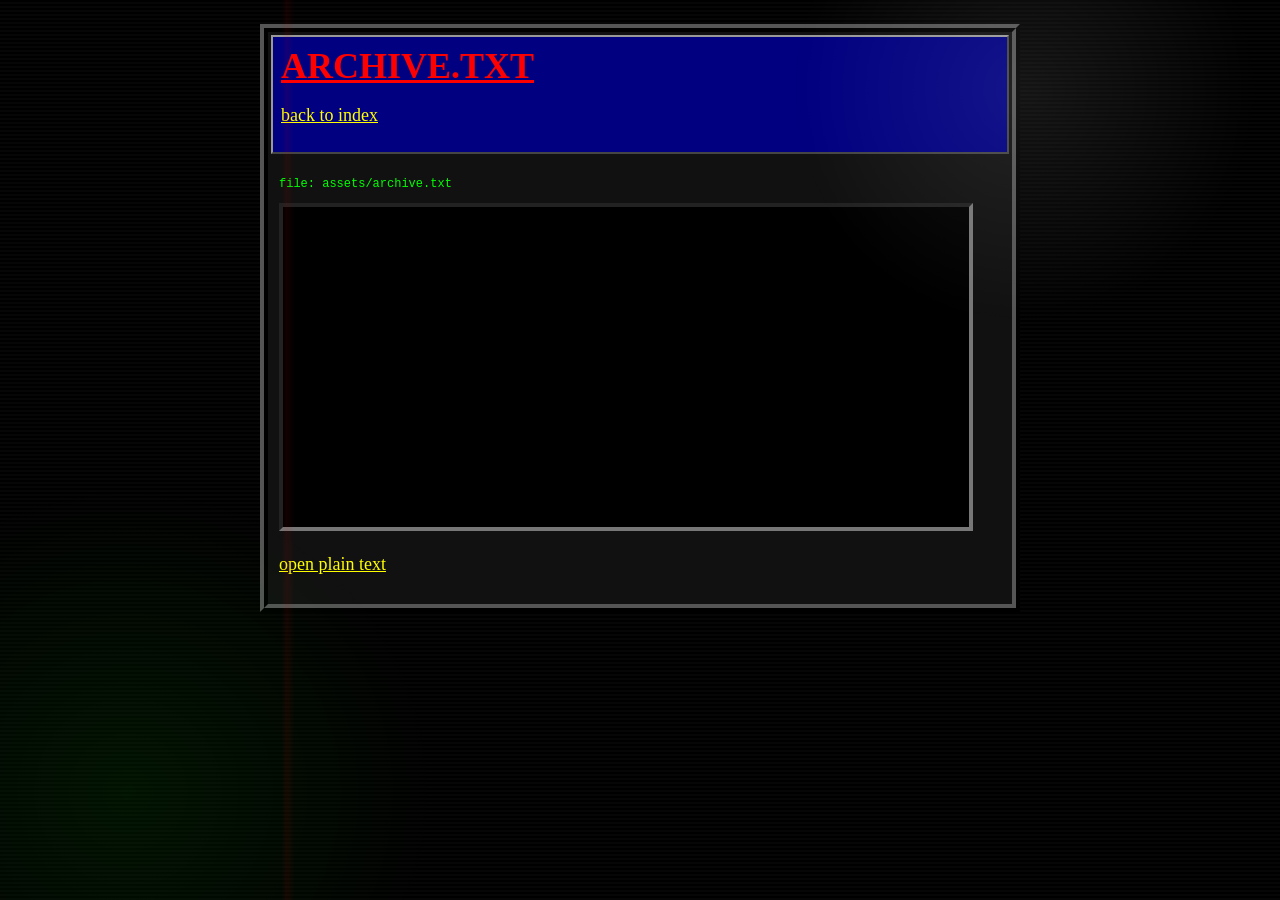
<file: read.html>
<!doctype html>
<html lang="en">
  <head>
    <meta charset="utf-8">
    <meta name="viewport" content="width=device-width, initial-scale=1">
    <title>third they read</title>
    <link rel="stylesheet" href="styles.css">
  </head>
  <body>
    <center>
      <table class="main-table file-table" cellpadding="8" cellspacing="3">
        <tr>
          <td class="top-cell">
            <h1>ARCHIVE.TXT</h1>
            <p><a href="index.html">back to index</a></p>
          </td>
        </tr>
        <tr>
          <td>
            <p class="small">file: assets/archive.txt</p>
            <iframe class="text-frame" src="assets/archive.txt" title="Recovered text file"></iframe>
            <p><a href="assets/archive.txt">open plain text</a></p>
          </td>
        </tr>
      </table>
    </center>
  </body>
</html>
</file>
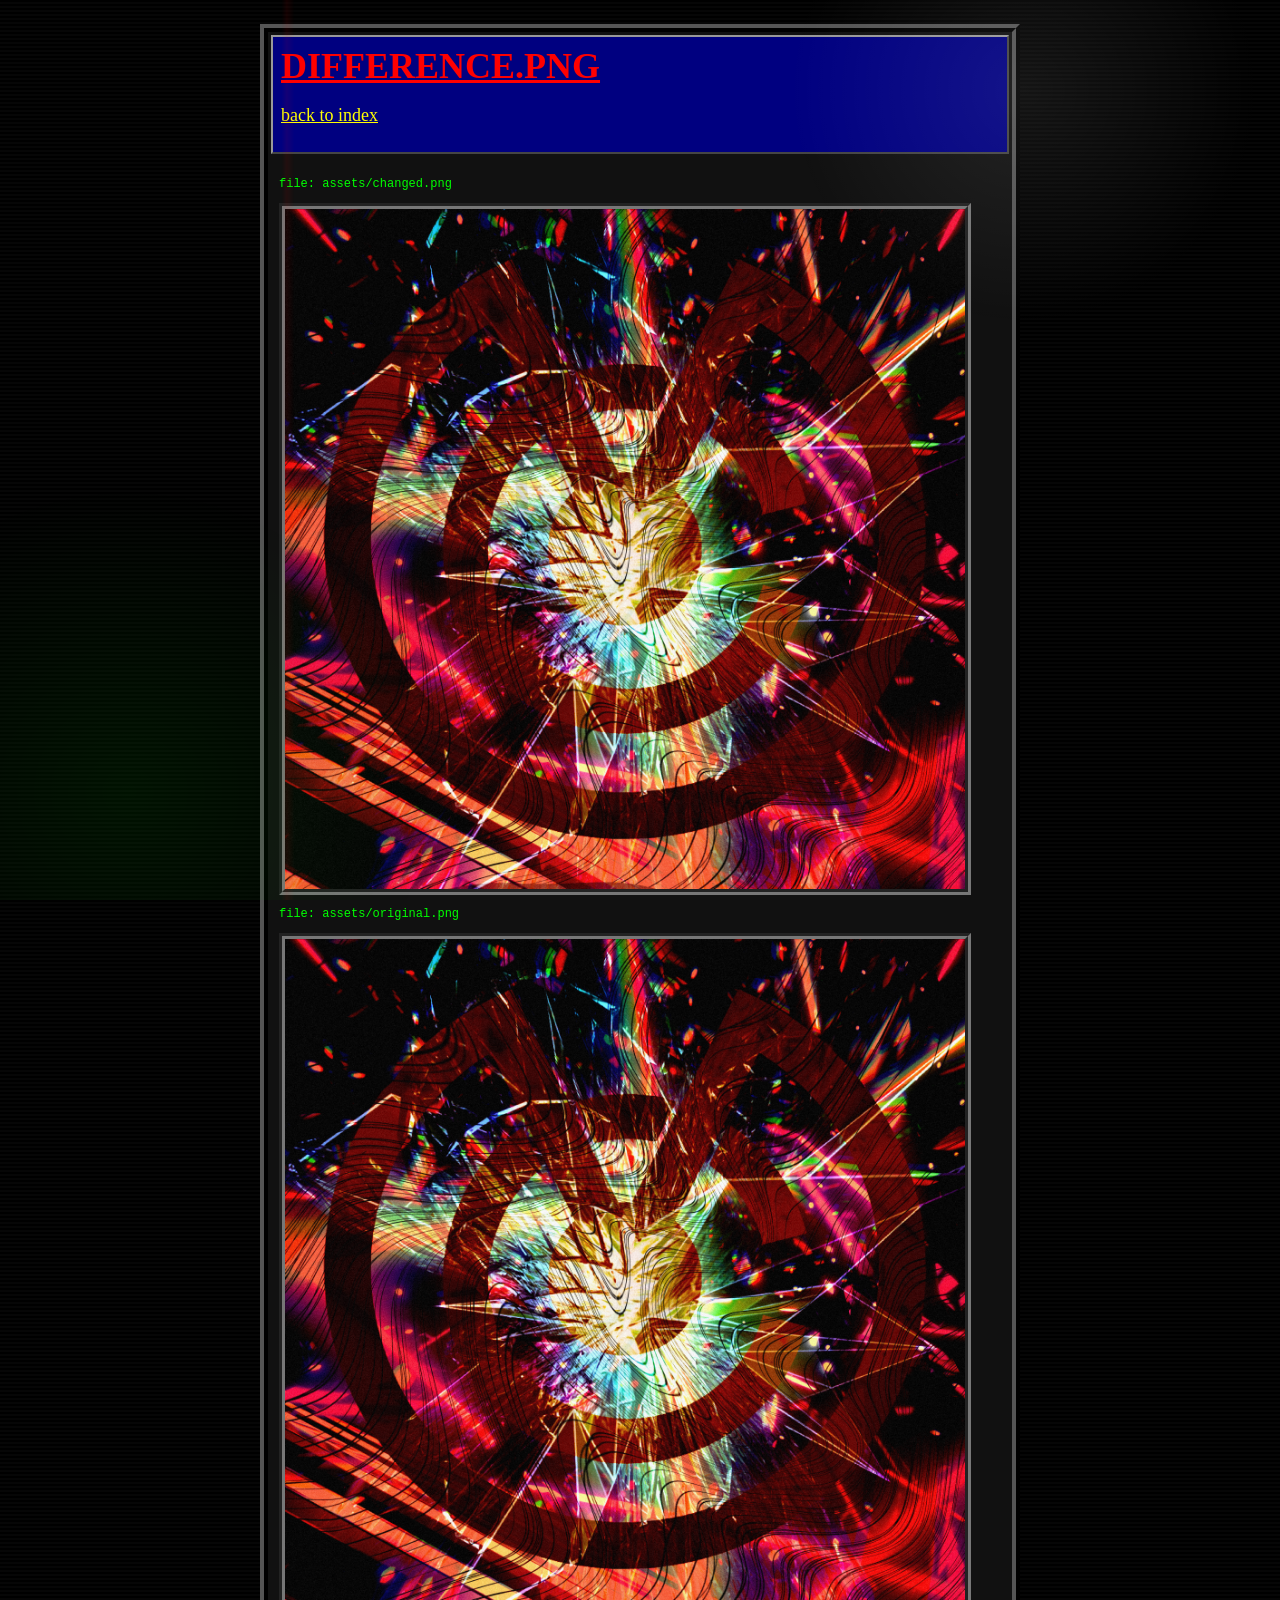
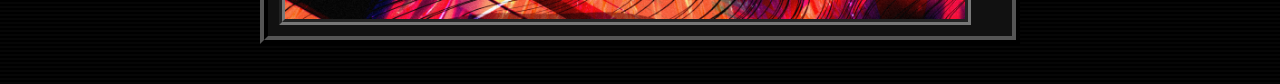
<file: saw.html>
<!doctype html>
<html lang="en">
  <head>
    <meta charset="utf-8">
    <meta name="viewport" content="width=device-width, initial-scale=1">
    <title>first they saw</title>
    <link rel="stylesheet" href="styles.css">
  </head>
  <body>
    <center>
      <table class="main-table file-table" cellpadding="8" cellspacing="3">
        <tr>
          <td class="top-cell">
            <h1>DIFFERENCE.PNG</h1>
            <p><a href="index.html">back to index</a></p>
          </td>
        </tr>
        <tr>
          <td>
            <p class="small">file: assets/changed.png</p>
            <img class="bad-media" src="assets/changed.png" alt="Recovered visual file">
            <p class="small">file: assets/original.png</p>
            <img class="bad-media" src="assets/original.png" alt="Recovered visual file: original">
          </td>
        </tr>
      </table>
    </center>
  </body>
</html>
</file>
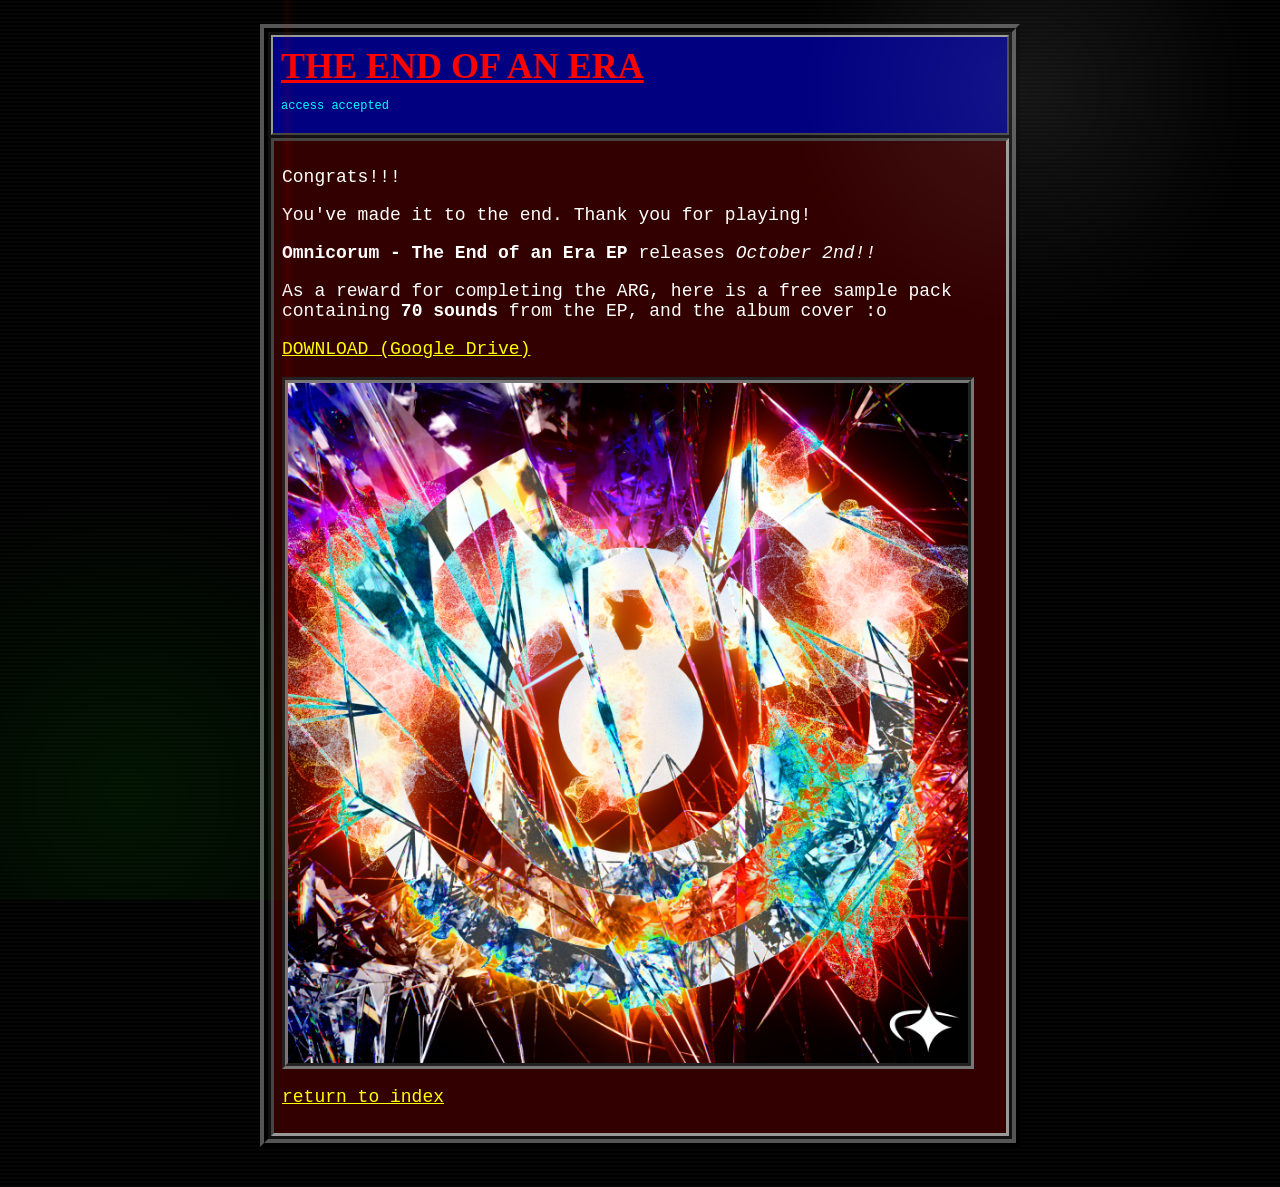
<file: theendofanera.html>
<!doctype html>
<html lang="en">
  <head>
    <meta charset="utf-8">
    <meta name="viewport" content="width=device-width, initial-scale=1">
    <title>the end of an era</title>
    <link rel="stylesheet" href="styles.css">
  </head>
  <body>
    <center>
      <table class="main-table file-table" cellpadding="8" cellspacing="3">
        <tr>
          <td class="top-cell">
            <h1>THE END OF AN ERA</h1>
            <p class="small">access accepted</p>
          </td>
        </tr>
        <tr>
          <td class="link-box">
            <p>Congrats!!!</p>
            <p>You've made it to the end. Thank you for playing!</p>
            <p><b>Omnicorum - The End of an Era EP</b> releases <i>October 2nd!!</i></p>
            <p>As a reward for completing the ARG, here is a free sample pack containing
              <b>70 sounds</b> from the EP, and the album cover :o
            </p>
            <p><a href="https://drive.google.com/file/d/1QRjbFE5PnXYXj4GcjV2QkWyJNVPgWmD3/view?usp=sharing" target="_blank">DOWNLOAD (Google Drive)</a></p>
            <img class="bad-media" src="assets/Omnicorum - The End Of An Era EP Cover.png" alt="Omnicorum - The End of an Era EP Cover">
            <p><a href="index.html">return to index</a></p>
          </td>
        </tr>
      </table>
    </center>
  </body>
</html>
</file>
<file: arg/styles.css>
html {
  min-height: 100%;
}

body {
  min-height: 100%;
  margin: 0;
  color: #00ff00;
  background:
    repeating-linear-gradient(0deg, #060606 0, #060606 2px, #000 2px, #000 4px);
  font-family: "Times New Roman", Times, serif;
  font-size: 18px;
}

body::before {
  position: fixed;
  inset: 0;
  pointer-events: none;
  content: "";
  background:
    linear-gradient(90deg, transparent 0 22%, rgba(255, 0, 0, 0.08) 22.4%, transparent 23%),
    radial-gradient(circle at 80% 10%, rgba(255, 255, 255, 0.08), transparent 18%),
    radial-gradient(circle at 10% 88%, rgba(0, 255, 0, 0.07), transparent 22%);
}

a {
  color: #ffff00;
}

a:visited {
  color: #ff00ff;
}

h1 {
  margin: 0;
  color: #ff0000;
  font-size: 36px;
  font-weight: bold;
  text-decoration: underline;
}

marquee {
  color: #000;
  background: #ffff00;
  border: 3px ridge #ff0000;
  font-family: Arial, Helvetica, sans-serif;
  font-size: 14px;
}

.main-table {
  width: 760px;
  max-width: calc(100% - 16px);
  margin-top: 24px;
  background: #111;
  border: 8px ridge #555;
}

.file-table {
  margin-bottom: 40px;
}

.top-cell {
  color: #00ffff;
  background: #000080;
  border: 2px outset #999;
}

.link-box {
  color: #fff;
  background: #300;
  border: 3px inset #999;
  font-family: "Courier New", Courier, monospace;
}

.guess-box {
  color: #000;
  background: #c0c0c0;
  border: 3px inset #fff;
  font-family: Arial, Helvetica, sans-serif;
}

.small,
.footer {
  font-family: "Courier New", Courier, monospace;
  font-size: 12px;
}

.footer {
  color: #777;
}

input[type="text"] {
  color: #00ff00;
  background: #000;
  border: 2px inset #888;
  font-family: "Courier New", Courier, monospace;
  font-size: 16px;
}

input[type="submit"] {
  color: #000;
  background: #c0c0c0;
  border: 3px outset #fff;
  font-family: Arial, Helvetica, sans-serif;
  font-size: 14px;
}

.bad-media {
  display: block;
  width: 100%;
  max-width: 680px;
  height: auto;
  border: 6px groove #777;
  background: #000;
}

audio {
  width: 90%;
  max-width: 560px;
}

.text-frame {
  width: 95%;
  height: 320px;
  color: #00ff00;
  background: #000;
  border: 4px inset #777;
}

@media (max-width: 600px) {
  body {
    font-size: 16px;
  }

  h1 {
    font-size: 28px;
  }

  .main-table {
    margin-top: 8px;
  }

  input[type="text"] {
    width: 92%;
  }
}
</file>
<file: old/style.css>
* {
  margin: 0;
  padding: 0;
  box-sizing: border-box;
}

body {
  overflow: hidden;
  background: black;
  height: 100vh;
}

/* Canvas fills entire background */
#fireCanvas {
  position: fixed;
  top: 0;
  left: 0;
  width: 100%;
  height: 100%;
  z-index: 0;
}

/* Centered image */
.center-image {
  position: absolute;
  top: 50%;
  left: 50%;
  transform: translate(-50%, -50%);
  z-index: 1;
}

.center-image img {
  max-width: 300px;
  height: auto;
}
</file>
<file: css/style.css>
@import url("https://fonts.googleapis.com/css2?family=Chakra+Petch:wght@500;600;700&family=Inter:wght@400;500;600&family=New+Rocker&display=swap");

:root {
    --color-bg: #0a0a0c; /* page background */
    --color-surface: #141418; /* footer & cards */
    --color-border: #26262d; /* lines and outlines */
    --color-text: #f2f2f2; /* main text */
    --color-text-muted: #a3a3ad; /* secondary title and idle icons */
    --color-accent: #ff5a1f; /* accents */
    --color-accent-2: #3ee6ff; /* small details */
    --color-on-accent: #0a0a0c; /* text that sits on top of accent color */

    --font-display: "Chakra Petch", system-ui, sans-serif; /* headings, nav, buttons */
    --font-title:   "New Rocker", system-ui;
    --font-body:    "Inter", system-ui, -apple-system, "Segoe UI", sans-serif;

    --logo-filter: invert(1);

    /* Frosted glass panes */
    --glass-bg: color-mix(in srgb, var(--color-bg) 45%, transparent); /* tint behind the blur */
    --glass-blur: 20px;                                               /* how blurry */
    --glass-border: color-mix(in srgb, var(--color-text) 12%, transparent);

    --max-width: 1200px;
    --gutter: clamp(16px, 4vw, 40px);
    --header-height: 128px;           /* banner height at the top of the page */
    --header-height-scrolled: 64px;   /* banner height after scrolling */
    --logo-height: 84px;              /* logo size at the top of the page */
    --logo-height-scrolled: 40px;     /* logo size after scrolling */
    --logo-height-mobile: 56px;       /* phones/tablets, at the top */
    --logo-height-mobile-scrolled: 30px;
    --header-height-mobile: 124px;           /* phones/tablets banner, at the top */
    --header-height-mobile-scrolled: 88px;   /* phones/tablets banner, after scrolling */
    --radius: 6px;
    --transition: 200ms ease;
}

*, *::before, *::after { box-sizing: border-box; }
* { margin: 0; }

html {
  -webkit-text-size-adjust: 100%;
  scroll-padding-top: calc(var(--header-space-scrolled) + 16px);
}

body {
  min-height: 100vh;
  display: flex;
  flex-direction: column;
  background: var(--color-bg);
  color: var(--color-text);
  font-family: var(--font-body);
  font-size: 1rem;
  line-height: 1.6;
  -webkit-font-smoothing: antialiased;
}

main { flex: 1; }

img, svg, video, iframe { display: block; max-width: 100%; }
img { height: auto; }
input, button, textarea, select { font: inherit; color: inherit; }
a { color: inherit; }
p { max-width: 65ch; }

h1, h2, h3 {
  font-family: var(--font-display);
  font-weight: 700;
  line-height: 1.1;
  text-wrap: balance;
}
h1 { 
    font-family: var(--font-title);
    font-size: clamp(2.25rem, 6vw, 4rem);
}
h2 {
    font-family: var(--font-title);
    font-size: clamp(1.6rem, 3.5vw, 2.4rem);
}
h3 { font-size: 1.25rem; }

::selection { background: var(--color-accent); color: var(--color-on-accent); }

:focus-visible {
  outline: 2px solid var(--color-accent-2);
  outline-offset: 3px;
  border-radius: 2px;
}

.container {
  width: 100%;
  max-width: var(--max-width);
  margin-inline: auto;
  padding-inline: var(--gutter);
}

.visually-hidden {
  position: absolute !important;
  width: 1px; height: 1px;
  padding: 0; margin: -1px;
  overflow: hidden;
  clip: rect(0 0 0 0);
  white-space: nowrap;
  border: 0;
}

.skip-link {
  position: absolute;
  left: var(--gutter);
  top: -100px;
  z-index: 200;
  padding: 8px 16px;
  background: var(--color-accent);
  color: var(--color-on-accent);
  font-weight: 600;
  border-radius: var(--radius);
  text-decoration: none;
}
.skip-link:focus { top: 12px; }

.btn {
  display: inline-flex;
  align-items: center;
  justify-content: center;
  gap: 0.5em;
  padding: 0.75em 1.4em;
  border: 2px solid var(--color-accent);
  border-radius: var(--radius);
  background: var(--color-accent);
  color: var(--color-on-accent);
  font-family: var(--font-display);
  font-weight: 600;
  letter-spacing: 0.06em;
  text-transform: uppercase;
  text-decoration: none;
  cursor: pointer;
  transition: background var(--transition), border-color var(--transition), color var(--transition);
}
.btn:hover {
  background: color-mix(in srgb, var(--color-accent) 80%, white);
  border-color: color-mix(in srgb, var(--color-accent) 80%, white);
}

.btn--outline {
  background: transparent;
  color: var(--color-text);
  border-color: var(--color-border);
}
.btn--outline:hover {
  background: transparent;
  color: var(--color-accent);
  border-color: var(--color-accent);
}

.icon {
  width: 20px;
  height: 20px;
  fill: currentColor;
  flex-shrink: 0;
}

.social-links {
  display: flex;
  gap: 4px;
  list-style: none;
  padding: 0;
}
.social-links a {
  display: grid;
  place-items: center;
  width: 40px;
  height: 40px;
  color: var(--color-text-muted);
  border-radius: var(--radius);
  transition: color var(--transition);
}
.social-links a:hover { color: var(--color-accent); }

/* ---------- BANNER (site header) ----------
   The banner floats over the page (position: fixed) and the page reserves its
   full height at the top. Shrinking it on scroll then doesn't move anything
   below it, which is what used to make it flicker near the top of the page. */
:root {
  --header-space: var(--header-height);                   /* room reserved at the top of every page */
  --header-space-scrolled: var(--header-height-scrolled);
}
body { padding-top: var(--header-space); }

.site-header {
  position: fixed;
  top: 0;
  left: 0;
  right: 0;
  z-index: 100;
  background: color-mix(in srgb, var(--color-bg) 85%, transparent);
  -webkit-backdrop-filter: blur(12px);
  backdrop-filter: blur(12px);
  box-shadow: 0 1px 0 transparent; /* a line that doesn't add height */
  transition: box-shadow var(--transition);
}
.site-header.is-scrolled { box-shadow: 0 1px 0 var(--color-border); }

/* Left and right columns are equal (1fr), so the logo is always dead center */
.header-inner {
  display: grid;
  grid-template-columns: 1fr auto 1fr;
  align-items: center;
  gap: 24px;
  height: var(--header-height);
  transition: height var(--transition);
}
.is-scrolled .header-inner { height: var(--header-height-scrolled); }

.header-socials {
  justify-self: start;
  margin-left: -10px; /* lines the first icon up with the page edge */
}

.logo { justify-self: center; }
.logo img {
  height: var(--logo-height);
  width: auto;
  filter: var(--logo-filter);
  transition: height var(--transition);
}
.is-scrolled .logo img { height: var(--logo-height-scrolled); }

.site-nav { justify-self: end; }
.site-nav ul {
  display: flex;
  gap: clamp(16px, 2.5vw, 32px);
  list-style: none;
  padding: 0;
}
.site-nav a {
  display: block;
  padding-block: 6px;
  font-family: var(--font-display);
  font-size: 0.95rem;
  font-weight: 600;
  letter-spacing: 0.08em;
  text-transform: uppercase;
  text-decoration: none;
  color: var(--color-text-muted);
  border-bottom: 2px solid transparent;
  transition: color var(--transition), border-color var(--transition);
}
.site-nav a:hover { color: var(--color-text); }
.site-nav a[aria-current="page"] {
  color: var(--color-text);
  border-bottom-color: var(--color-accent);
}

/* Tablets & phones: logo on top, links underneath, social icons live in the footer */

@media (max-width: 1000px) {
  :root {
    --header-space: var(--header-height-mobile);
    --header-space-scrolled: var(--header-height-mobile-scrolled);
  }
  .header-inner {
    grid-template-columns: 1fr;
    justify-items: center;
    align-content: center;
    gap: 6px;
    height: var(--header-height-mobile);
  }
  .is-scrolled .header-inner { height: var(--header-height-mobile-scrolled); }

  .header-socials { display: none; }

  .logo img { height: var(--logo-height-mobile); }
  .is-scrolled .logo img { height: var(--logo-height-mobile-scrolled); }

  .site-nav { justify-self: center; }
  .site-nav ul { gap: 20px; }
  .site-nav a { font-size: 0.85rem; }
}

@media (max-width: 360px) {
  .site-nav ul { gap: 14px; }
  .site-nav a { font-size: 0.8rem; letter-spacing: 0.05em; }
}


/* ---------- FOOTER ---------- */
.site-footer {
  margin-top: 0;
  padding-block: 56px 32px;
  background: var(--color-surface);
  border-top: 1px solid var(--color-border);
}

.footer-grid {
  display: grid;
  grid-template-columns: 1.2fr 1fr;
  gap: 48px;
  align-items: start;
}

.signup h2 { font-size: 1.5rem; margin-bottom: 8px; }
.signup > p { color: var(--color-text-muted); margin-bottom: 20px; }

.signup-form {
  display: flex;
  gap: 8px;
  max-width: 460px;
}
.signup-form input {
  flex: 1;
  min-width: 0;
  padding: 0.75em 1em;
  background: var(--color-bg);
  border: 1px solid var(--color-border);
  border-radius: var(--radius);
}
.signup-form input::placeholder { color: var(--color-text-muted); }
.signup-form input:focus-visible { outline-offset: 0; border-color: var(--color-accent-2); }

.form-status {
  min-height: 1.6em;
  margin-top: 12px;
  font-size: 0.9rem;
  color: var(--color-accent-2);
}

.footer-links {
  justify-self: end;
  display: flex;
  flex-direction: column;
  align-items: flex-end;
  gap: 16px;
}
.footer-links .social-links { margin-right: -10px; }

.footer-email {
  font-family: var(--font-display);
  font-weight: 600;
  text-decoration: none;
  transition: color var(--transition);
}
.footer-email:hover { color: var(--color-accent); }

.footer-bottom {
  display: flex;
  flex-wrap: wrap;
  justify-content: space-between;
  gap: 8px;
  margin-top: 48px;
  padding-top: 24px;
  border-top: 1px solid var(--color-border);
  font-size: 0.85rem;
  color: var(--color-text-muted);
}
.footer-bottom a { text-decoration: none; transition: color var(--transition); }
.footer-bottom a:hover { color: var(--color-accent-2); }

@media (max-width: 720px) {
  .footer-grid { grid-template-columns: 1fr; }
  .footer-links { justify-self: start; align-items: flex-start; }
  .footer-links .social-links { margin-right: 0; margin-left: -10px; }
  .signup-form { flex-direction: column; }
}


/* ---------- REDUCED MOTION ---------- */
@media (prefers-reduced-motion: reduce) {
  *, *::before, *::after {
    transition-duration: 0.01ms !important;
    animation-duration: 0.01ms !important;
    scroll-behavior: auto !important;
  }
}

/* ---------- SHARED SECTIONS (used on every page) ---------- */
.section { padding-block: clamp(64px, 9vw, 112px); }
.section + .section { padding-top: 0; } /* stacked sections share one gap */

.section-head { margin-bottom: clamp(24px, 4vw, 40px); }
.section-head h2 { margin-top: 8px; }

.text-link {
  display: inline-block;
  padding-block: 4px; /* bigger tap area on phones */
  font-family: var(--font-display);
  font-weight: 600;
  letter-spacing: 0.04em;
  color: var(--color-accent);
  text-decoration: none;
  border-bottom: 1px solid transparent;
  transition: border-color var(--transition);
}
.text-link:hover { border-bottom-color: currentColor; }

/* Click-to-load YouTube video (built by main.js) */
.video {
  position: relative;
  aspect-ratio: 16 / 9;
  overflow: hidden;
  background: var(--color-surface);
  border: 1px solid var(--color-border);
  border-radius: var(--radius);
}
.video > iframe,
.video-play {
  position: absolute;
  inset: 0;
  width: 100%;
  height: 100%;
  border: 0;
}
.video-play { padding: 0; background: none; cursor: pointer; }
.video-play img {
  width: 100%;
  height: 100%;
  object-fit: cover;
  filter: brightness(0.7);
  transition: filter var(--transition), transform 400ms ease;
}
.video-play:hover img { filter: brightness(0.85); transform: scale(1.03); }

.video-play-icon {
  position: absolute;
  left: 50%;
  top: 50%;
  translate: -50% -50%;
  display: grid;
  place-items: center;
  width: clamp(56px, 8vw, 80px);
  aspect-ratio: 1;
  border-radius: 50%;
  background: var(--color-accent);
  box-shadow: 0 10px 40px rgba(0, 0, 0, 0.5);
  transition: scale var(--transition);
}
.video-play:hover .video-play-icon { scale: 1.08; }
.video-play-icon::after { /* the play triangle */
  content: "";
  margin-left: 12%;
  border-style: solid;
  border-width: 12px 0 12px 20px;
  border-color: transparent transparent transparent var(--color-on-accent);
}

/* Shown only if JavaScript fails to load */
.video-fallback {
  position: absolute;
  inset: 0;
  display: grid;
  place-items: center;
  color: var(--color-text-muted);
}


/* ---------- HOME PAGE ---------- */

/* Hero: latest release */
.hero {
  position: relative;
  isolation: isolate;
  overflow: hidden;
  display: flex;
  align-items: center;
  min-height: min(80vh, 760px);
  padding-block: clamp(48px, 8vw, 96px);
}
.hero-bg { position: absolute; inset: 0; z-index: -1; }
.hero-bg img { width: 100%; height: 100%; object-fit: cover; }
.hero-bg::after { /* darkens the art so the text stays readable, fades into the page at the bottom */
  content: "";
  position: absolute;
  inset: 0;
  background:
    linear-gradient(to top, var(--color-bg) 0%, transparent 35%),
    color-mix(in srgb, var(--color-bg) 30%, transparent);
}

.hero-inner {
  display: grid;
  grid-template-columns: minmax(0, 420px) 1fr;
  align-items: center;
  gap: clamp(32px, 6vw, 80px);
}
.hero-cover {
  width: 100%;
  aspect-ratio: 1;
  border-radius: var(--radius);
  box-shadow: 0 30px 80px rgba(0, 0, 0, 0.6);
}
.hero-text {
  padding: clamp(24px, 4vw, 48px);
  background: var(--glass-bg);
  -webkit-backdrop-filter: blur(var(--glass-blur)) saturate(1.2);
  backdrop-filter: blur(var(--glass-blur)) saturate(1.2);
  border: 1px solid var(--glass-border);
  border-radius: calc(var(--radius) * 2);
}
.hero-text h1 { margin-bottom: 8px; }
.hero-meta {
  font-family: var(--font-display);
  font-weight: 500;
  letter-spacing: 0.08em;
  text-transform: uppercase;
  color: var(--color-text-muted);
}
.hero-actions {
  display: flex;
  flex-wrap: wrap;
  gap: 12px;
  margin-top: 32px;
}
.hero-actions .btn--outline { background: color-mix(in srgb, var(--color-bg) 50%, transparent); }
.hero-also {
  margin-top: 20px;
  font-size: 0.9rem;
  color: var(--color-text-muted);
}
.hero-also a {
  color: var(--color-text);
  text-decoration-color: var(--color-border);
  text-underline-offset: 3px;
  transition: color var(--transition);
}
.hero-also a:hover { color: var(--color-accent); }

@media (max-width: 760px) {
  .hero { min-height: 0; }
  .hero-inner { grid-template-columns: 1fr; }
  .hero-cover { max-width: 280px; }
}

/* About */
.about {
  display: grid;
  grid-template-columns: 1fr 2fr;
  align-items: start;
  gap: 24px 64px;
}
.about h2 { margin-top: 8px; }
.about-text p { font-size: 1.125rem; }
.about-text p + p { margin-top: 20px; }

@media (max-width: 760px) {
  .about { grid-template-columns: 1fr; }
}

/* ---------- PAGE TITLE BANNER (top of inner pages) ----------
   Reuses the hero's background art (.hero-bg), cropped to a short strip. */
.page-head {
  position: relative;
  isolation: isolate;
  overflow: hidden;
  display: flex;
  align-items: flex-end;
  min-height: clamp(220px, 30vw, 360px);
  padding-block: 48px clamp(24px, 4vw, 40px);
}
.page-head .hero-bg img { object-position: center 35%; }
.page-head .hero-bg::after {
  background:
    linear-gradient(to top, var(--color-bg) 0%, transparent 70%),
    color-mix(in srgb, var(--color-bg) 35%, transparent);
}
.page-head h1 {
  font-size: clamp(2.5rem, 7vw, 5rem);
  text-shadow: 0 4px 30px rgba(0, 0, 0, 0.6);
}
.page-head + .section { padding-top: clamp(32px, 5vw, 56px); }


/* ---------- MUSIC PAGE ---------- */

/* Releases */
.release {
  display: grid;
  grid-template-columns: 1fr 1fr;
  align-items: center;
  gap: clamp(24px, 5vw, 64px);
}
.release + .release {
  margin-top: clamp(40px, 6vw, 72px);
  padding-top: clamp(40px, 6vw, 72px);
  border-top: 1px solid var(--color-border);
}
.release h3 { font-size: clamp(1.75rem, 3.5vw, 2.5rem); }
.release-meta {
  margin-top: 8px;
  font-family: var(--font-display);
  font-weight: 500;
  letter-spacing: 0.08em;
  text-transform: uppercase;
  color: var(--color-text-muted);
}
.release-desc { margin-top: 16px; color: var(--color-text-muted); }
.release-actions {
  display: flex;
  flex-wrap: wrap;
  gap: 12px;
  margin-top: 24px;
}
.release-note {
  margin-top: 28px;
  padding: 16px 20px;
  background: var(--color-surface);
  border-left: 2px solid var(--color-accent);
  border-radius: 0 var(--radius) var(--radius) 0;
  font-size: 0.95rem;
  color: var(--color-text-muted);
}
.release-note a { display: inline-block; margin-top: 6px; }

.release-embed iframe {
  width: 100%;
  height: 352px;
  border: 0;
  border-radius: 12px;
}

@media (max-width: 860px) {
  .release { grid-template-columns: 1fr; }
}

/* Featured On */
.feature-grid {
  display: grid;
  grid-template-columns: repeat(auto-fill, minmax(220px, 1fr));
  gap: 32px 24px;
  list-style: none;
  padding: 0;
}
.feature-card a { display: block; text-decoration: none; }
.feature-cover {
  overflow: hidden;
  border-radius: var(--radius);
  border: 1px solid var(--color-border);
}
.feature-cover img {
  width: 100%;
  aspect-ratio: 1;
  object-fit: cover;
  transition: transform 400ms ease;
}
.feature-card a:hover .feature-cover img { transform: scale(1.04); }
.feature-card h3 {
  margin-top: 14px;
  font-size: 1.1rem;
  transition: color var(--transition);
}
.feature-card a:hover h3 { color: var(--color-accent); }
.feature-card p { font-size: 0.9rem; color: var(--color-text-muted); }

/* Listen everywhere */
.platform-links {
  display: flex;
  flex-wrap: wrap;
  gap: 12px;
  list-style: none;
  padding: 0;
}


/* ---------- SOCIALS PAGE ---------- */

/* Section heading with a button on the right (e.g. YouTube + Subscribe) */
.section-head--split {
  display: flex;
  flex-wrap: wrap;
  align-items: flex-end;
  justify-content: space-between;
  gap: 16px;
}

/* Follow cards */
.follow-grid {
  display: grid;
  grid-template-columns: repeat(auto-fill, minmax(240px, 1fr));
  gap: 16px;
  list-style: none;
  padding: 0;
}
.follow-card {
  position: relative;
  display: flex;
  flex-direction: column;
  gap: 2px;
  height: 100%;
  padding: 24px;
  background: var(--color-surface);
  border: 1px solid var(--color-border);
  border-radius: calc(var(--radius) * 2);
  text-decoration: none;
  transition: border-color var(--transition), transform var(--transition);
}
.follow-card:hover {
  border-color: var(--color-accent);
  transform: translateY(-2px);
}
.follow-card::after { /* "opens in a new tab" arrow */
  content: "\2197";
  position: absolute;
  top: 20px;
  right: 22px;
  color: var(--color-text-muted);
  transition: color var(--transition);
}
.follow-card:hover::after { color: var(--color-accent); }

.follow-icon {
  width: 28px;
  height: 28px;
  margin-bottom: 18px;
  color: var(--color-text-muted);
  transition: color var(--transition);
}
.follow-card:hover .follow-icon { color: var(--color-accent); }

.follow-name {
  font-family: var(--font-display);
  font-size: 1.25rem;
  font-weight: 700;
}
.follow-handle { font-size: 0.9rem; color: var(--color-text-muted); }
.follow-desc { margin-top: 12px; font-size: 0.95rem; color: var(--color-text-muted); }

/* Latest videos grid (filled by main.js) */
.video-grid {
  display: grid;
  grid-template-columns: repeat(2, 1fr);
  gap: 32px 24px;
  list-style: none;
  padding: 0;
}
.video-title {
  margin-top: 12px;
  font-size: 1.05rem;
  line-height: 1.3;
}
.video-date { margin-top: 4px; font-size: 0.85rem; color: var(--color-text-muted); }

@media (max-width: 640px) {
  .video-grid { grid-template-columns: 1fr; }
}


/* ---------- PRESS PAGE ---------- */

.btn--small { padding: 0.45em 0.9em; font-size: 0.8rem; }

/* Bios on the left, quick facts on the right */
.press-layout {
  display: grid;
  grid-template-columns: minmax(0, 2fr) minmax(260px, 1fr);
  align-items: start;
  gap: clamp(32px, 6vw, 72px);
}

.bio + .bio {
  margin-top: 48px;
  padding-top: 48px;
  border-top: 1px solid var(--color-border);
}
.bio-head {
  display: flex;
  align-items: center;
  justify-content: space-between;
  gap: 16px;
  margin-bottom: 16px;
}
.bio-text p { font-size: 1.05rem; }
.bio-text p + p { margin-top: 18px; }

.press-facts {
  position: sticky;
  top: calc(var(--header-space-scrolled) + 24px);
  padding: 28px;
  background: var(--color-surface);
  border: 1px solid var(--color-border);
  border-radius: calc(var(--radius) * 2);
}
.press-facts h2 { font-size: 1.25rem; margin-bottom: 20px; }
.press-facts dl { margin-bottom: 24px; }
.press-facts dl > div + div {
  margin-top: 14px;
  padding-top: 14px;
  border-top: 1px solid var(--color-border);
}
.press-facts dt {
  font-family: var(--font-display);
  font-size: 0.8rem;
  font-weight: 600;
  letter-spacing: 0.06em;
  text-transform: uppercase;
  color: var(--color-text-muted);
}
.press-facts dd { margin: 2px 0 0; }
.press-facts dd a { text-underline-offset: 3px; }
.press-facts dd a:hover { color: var(--color-accent); }

@media (max-width: 900px) {
  .press-layout { grid-template-columns: 1fr; }
  .press-facts { position: static; }
}

/* Downloads */
.download-grid {
  display: grid;
  grid-template-columns: repeat(auto-fill, minmax(240px, 1fr));
  gap: 24px;
  list-style: none;
  padding: 0;
}
.download-card {
  display: flex;
  flex-direction: column;
  padding: 16px;
  background: var(--color-surface);
  border: 1px solid var(--color-border);
  border-radius: calc(var(--radius) * 2);
}
.download-preview {
  display: grid;
  place-items: center;
  aspect-ratio: 4 / 3;
  margin-bottom: 16px;
  overflow: hidden;
  border-radius: var(--radius);
  background: var(--color-bg);
  position: relative;
}
.download-preview img {
  position: absolute;
  inset: 0;
  width: 100%;
  height: 100%;
  object-fit: cover;
}
.download-preview--light { background: var(--color-text); } /* black logos need a light backdrop */
.download-preview--light img { inset: 14%; width: 72%; height: 72%; object-fit: contain; }
.download-card h3 { font-size: 1.05rem; }
.download-card p { margin-top: 4px; font-size: 0.9rem; color: var(--color-text-muted); }
.download-links {
  display: flex;
  flex-wrap: wrap;
  gap: 8px 16px;
  margin-top: auto;
  padding-top: 16px;
}
.download-links a {
  display: inline-block;
  padding-block: 4px;
  font-family: var(--font-display);
  font-size: 0.9rem;
  font-weight: 600;
  color: var(--color-accent);
  text-decoration: none;
}
.download-links a::before { content: "\2193  "; } /* down arrow */
.download-links a:hover { text-decoration: underline; text-underline-offset: 3px; }

/* Press contact strip */
.press-contact {
  display: flex;
  flex-wrap: wrap;
  align-items: center;
  justify-content: space-between;
  gap: 24px;
}
.press-contact p { margin-top: 8px; color: var(--color-text-muted); }
.press-contact .btn { /* an email address reads better in normal case, and must fit tiny phones */
  max-width: 100%;
  text-transform: none;
  letter-spacing: 0.02em;
  overflow-wrap: anywhere;
}


/* ---------- CONTACT PAGE ---------- */

.contact-layout {
  display: grid;
  grid-template-columns: minmax(0, 3fr) minmax(260px, 2fr);
  align-items: start;
  gap: clamp(32px, 6vw, 72px);
}

/* Form */
.contact-form h2 { margin-bottom: 24px; }
.form-row {
  display: grid;
  grid-template-columns: 1fr 1fr;
  gap: 0 20px;
}
.form-field { margin-bottom: 20px; }
.form-field label {
  display: block;
  margin-bottom: 8px;
  font-family: var(--font-display);
  font-size: 0.8rem;
  font-weight: 600;
  letter-spacing: 0.06em;
  text-transform: uppercase;
  color: var(--color-text-muted);
}
.contact-form input,
.contact-form select,
.contact-form textarea {
  width: 100%;
  padding: 0.8em 1em;
  background: var(--color-surface);
  border: 1px solid var(--color-border);
  border-radius: var(--radius);
  transition: border-color var(--transition);
}
.contact-form input:focus-visible,
.contact-form select:focus-visible,
.contact-form textarea:focus-visible {
  outline-offset: 0;
  border-color: var(--color-accent-2);
}
.contact-form textarea { min-height: 180px; resize: vertical; }

/* Custom dropdown arrow, drawn in the theme's muted color */
.select-wrap { position: relative; }
.select-wrap select { appearance: none; -webkit-appearance: none; padding-right: 2.75em; cursor: pointer; }
.select-wrap::after {
  content: "";
  position: absolute;
  right: 1.1em;
  top: 50%;
  width: 8px;
  height: 8px;
  border-right: 2px solid var(--color-text-muted);
  border-bottom: 2px solid var(--color-text-muted);
  translate: 0 -70%;
  rotate: 45deg;
  pointer-events: none;
}
.contact-form option { background: var(--color-surface); color: var(--color-text); }

.contact-form .btn { margin-top: 4px; }
.form-status.is-error { color: var(--color-accent); }

/* Side panel */
.contact-aside {
  padding: 28px;
  background: var(--color-surface);
  border: 1px solid var(--color-border);
  border-radius: calc(var(--radius) * 2);
}
.contact-block + .contact-block {
  margin-top: 24px;
  padding-top: 24px;
  border-top: 1px solid var(--color-border);
}
.contact-block h2 { font-size: 1.1rem; margin-bottom: 8px; }
.contact-block p { margin-bottom: 8px; font-size: 0.95rem; color: var(--color-text-muted); }
.contact-block .social-links { margin-left: -10px; }
.contact-email {
  display: inline-block;
  padding-block: 4px;
  font-family: var(--font-display);
  font-size: 1.15rem;
  font-weight: 600;
  text-decoration: none;
  word-break: break-word;
  transition: color var(--transition);
}
.contact-email:hover { color: var(--color-accent); }

@media (max-width: 860px) {
  .contact-layout { grid-template-columns: 1fr; }
}
@media (max-width: 560px) {
  .form-row { grid-template-columns: 1fr; }
}


/* ---------- 404 PAGE ---------- */
.notfound-lead { font-size: 1.2rem; }
.notfound-hint { margin-top: 40px; color: var(--color-text-muted); }
</file>
<file: styles.css>
html {
  min-height: 100%;
}

body {
  min-height: 100%;
  margin: 0;
  color: #00ff00;
  background:
    repeating-linear-gradient(0deg, #060606 0, #060606 2px, #000 2px, #000 4px);
  font-family: "Times New Roman", Times, serif;
  font-size: 18px;
}

body::before {
  position: fixed;
  inset: 0;
  pointer-events: none;
  content: "";
  background:
    linear-gradient(90deg, transparent 0 22%, rgba(255, 0, 0, 0.08) 22.4%, transparent 23%),
    radial-gradient(circle at 80% 10%, rgba(255, 255, 255, 0.08), transparent 18%),
    radial-gradient(circle at 10% 88%, rgba(0, 255, 0, 0.07), transparent 22%);
}

a {
  color: #ffff00;
}

a:visited {
  color: #ff00ff;
}

h1 {
  margin: 0;
  color: #ff0000;
  font-size: 36px;
  font-weight: bold;
  text-decoration: underline;
}

marquee {
  color: #000;
  background: #ffff00;
  border: 3px ridge #ff0000;
  font-family: Arial, Helvetica, sans-serif;
  font-size: 14px;
}

.main-table {
  width: 760px;
  max-width: calc(100% - 16px);
  margin-top: 24px;
  background: #111;
  border: 8px ridge #555;
}

.file-table {
  margin-bottom: 40px;
}

.top-cell {
  color: #00ffff;
  background: #000080;
  border: 2px outset #999;
}

.link-box {
  color: #fff;
  background: #300;
  border: 3px inset #999;
  font-family: "Courier New", Courier, monospace;
}

.guess-box {
  color: #000;
  background: #c0c0c0;
  border: 3px inset #fff;
  font-family: Arial, Helvetica, sans-serif;
}

.small,
.footer {
  font-family: "Courier New", Courier, monospace;
  font-size: 12px;
}

.footer {
  color: #777;
}

input[type="text"] {
  color: #00ff00;
  background: #000;
  border: 2px inset #888;
  font-family: "Courier New", Courier, monospace;
  font-size: 16px;
}

input[type="submit"] {
  color: #000;
  background: #c0c0c0;
  border: 3px outset #fff;
  font-family: Arial, Helvetica, sans-serif;
  font-size: 14px;
}

.bad-media {
  display: block;
  width: 100%;
  max-width: 680px;
  height: auto;
  border: 6px groove #777;
  background: #000;
}

audio {
  width: 90%;
  max-width: 560px;
}

.text-frame {
  width: 95%;
  height: 320px;
  color: #00ff00;
  background: #000;
  border: 4px inset #777;
}

@media (max-width: 600px) {
  body {
    font-size: 16px;
  }

  h1 {
    font-size: 28px;
  }

  .main-table {
    margin-top: 8px;
  }

  input[type="text"] {
    width: 92%;
  }
}
</file>
